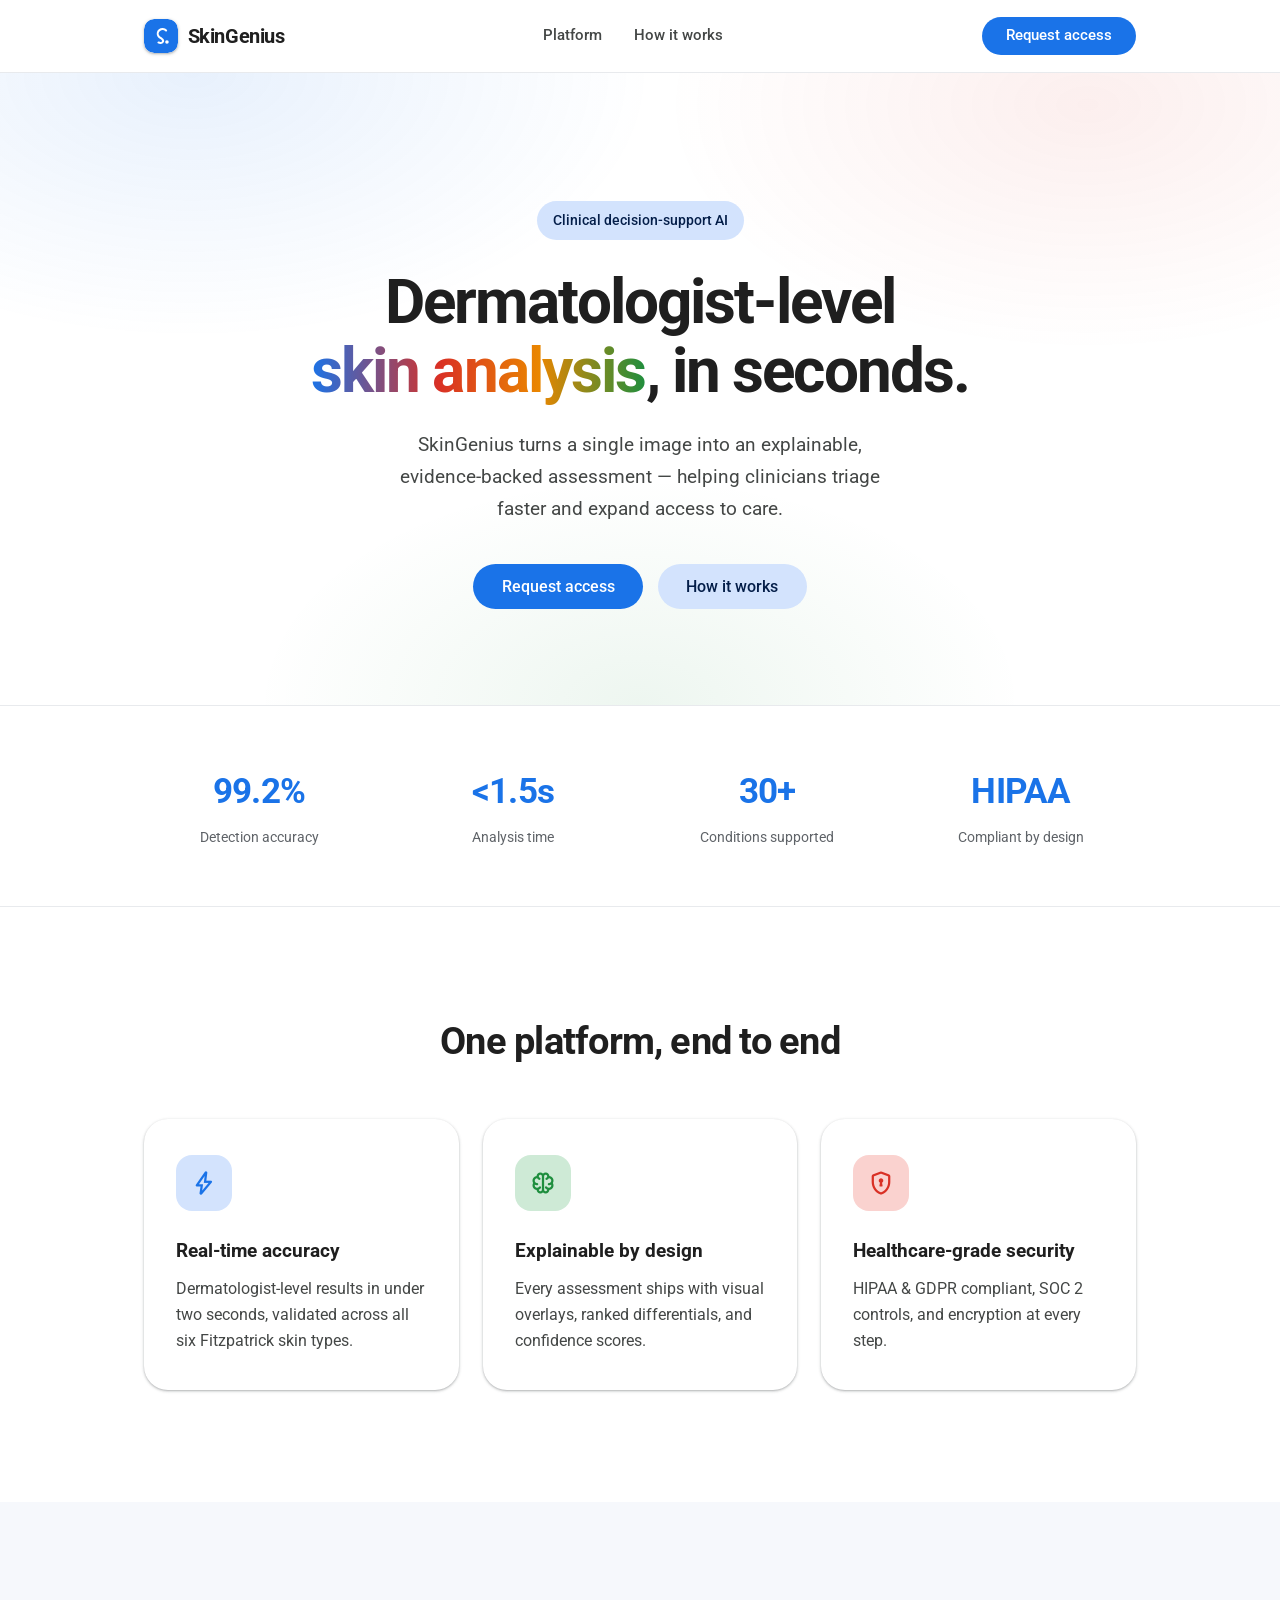
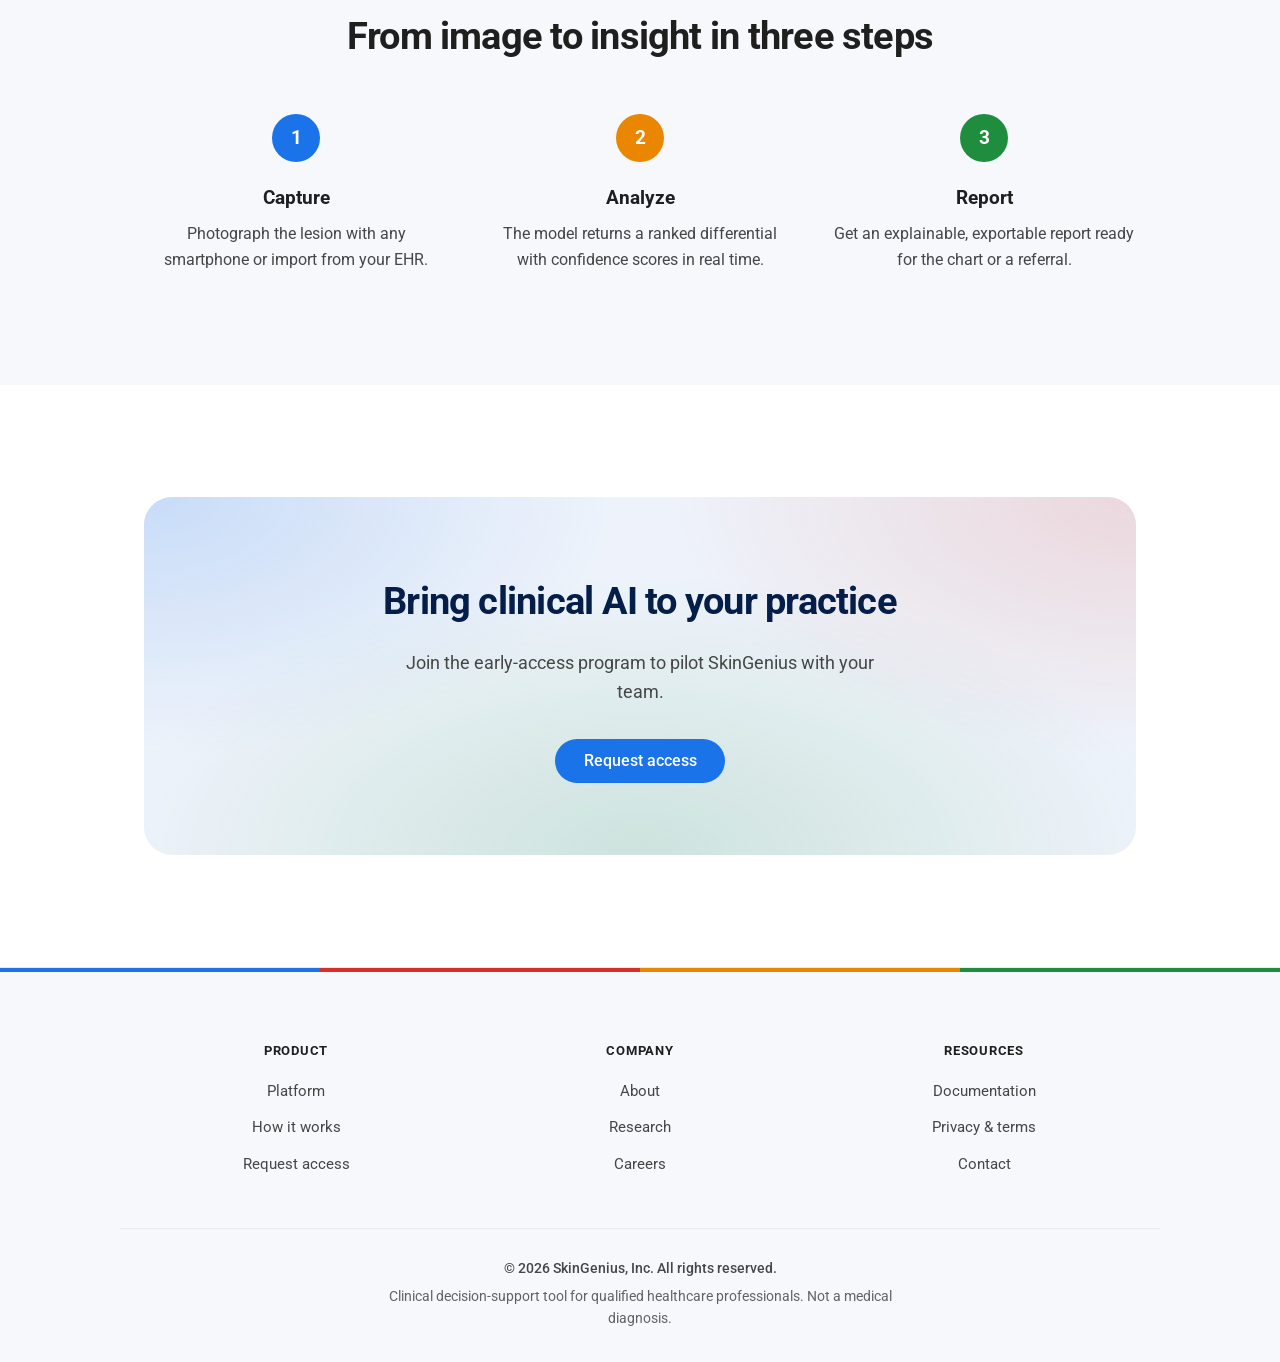
<file: index.html>
<!DOCTYPE html>
<html lang="en">
<head>
  <meta charset="UTF-8" />
  <meta name="viewport" content="width=device-width, initial-scale=1.0" />
  <title>SkinGenius — Clinical AI for Dermatologist-Level Skin Analysis</title>
  <meta
    name="description"
    content="SkinGenius is clinical decision-support AI that analyzes skin conditions in seconds with dermatologist-level accuracy — explainable, evidence-backed, and HIPAA compliant."
  />
  <meta name="keywords" content="skin analysis AI, dermatology AI, clinical decision support, skin condition detection, dermatologist-level accuracy, teledermatology, HIPAA compliant AI" />
  <meta name="author" content="SkinGenius, Inc." />
  <meta name="robots" content="index, follow, max-image-preview:large" />
  <link rel="canonical" href="https://skingenius.app/" />
  <meta name="theme-color" content="#1a73e8" />

  <!-- Open Graph -->
  <meta property="og:type" content="website" />
  <meta property="og:site_name" content="SkinGenius" />
  <meta property="og:locale" content="en_US" />
  <meta property="og:title" content="SkinGenius — Clinical AI for Dermatologist-Level Skin Analysis" />
  <meta property="og:description" content="Clinical decision-support AI that analyzes skin conditions in seconds — explainable, evidence-backed, and HIPAA compliant." />
  <meta property="og:url" content="https://skingenius.app/" />
  <meta property="og:image" content="https://skingenius.app/og-image.png" />
  <meta property="og:image:width" content="1200" />
  <meta property="og:image:height" content="630" />
  <meta property="og:image:alt" content="SkinGenius — dermatologist-level skin analysis in seconds" />

  <!-- Twitter -->
  <meta name="twitter:card" content="summary_large_image" />
  <meta name="twitter:title" content="SkinGenius — Clinical AI for Dermatologist-Level Skin Analysis" />
  <meta name="twitter:description" content="Clinical decision-support AI that analyzes skin conditions in seconds — explainable, evidence-backed, and HIPAA compliant." />
  <meta name="twitter:image" content="https://skingenius.app/og-image.png" />
  <meta name="twitter:image:alt" content="SkinGenius — dermatologist-level skin analysis in seconds" />

  <!-- Favicon & PWA -->
  <link rel="icon" href="/favicon.svg" type="image/svg+xml" />
  <link rel="manifest" href="/manifest.webmanifest" />
  <link rel="apple-touch-icon" href="/apple-touch-icon.png" />
  <meta name="apple-mobile-web-app-capable" content="yes" />
  <meta name="apple-mobile-web-app-status-bar-style" content="default" />
  <meta name="apple-mobile-web-app-title" content="SkinGenius" />
  <meta name="mobile-web-app-capable" content="yes" />

  <link rel="preconnect" href="https://fonts.googleapis.com" />
  <link rel="preconnect" href="https://fonts.gstatic.com" crossorigin />
  <link
    href="https://fonts.googleapis.com/css2?family=Roboto:wght@400;500;700&display=swap"
    rel="stylesheet"
  />
  <link
    href="https://fonts.googleapis.com/css2?family=Material+Symbols+Rounded:opsz,wght,FILL,GRAD@24,400,0,0&icon_names=bolt,encrypted,neurology&display=block"
    rel="stylesheet"
  />

  <link rel="stylesheet" href="style.css" />

  <!-- Structured data -->
  <script type="application/ld+json">
  {
    "@context": "https://schema.org",
    "@graph": [
      {
        "@type": "Organization",
        "@id": "https://skingenius.app/#organization",
        "name": "SkinGenius",
        "legalName": "SkinGenius, Inc.",
        "url": "https://skingenius.app/",
        "logo": "https://skingenius.app/icon-512.png",
        "image": "https://skingenius.app/og-image.png",
        "description": "Clinical decision-support AI that analyzes skin conditions in seconds with dermatologist-level accuracy.",
        "email": "contact@skingenius.app",
        "sameAs": []
      },
      {
        "@type": "WebSite",
        "@id": "https://skingenius.app/#website",
        "url": "https://skingenius.app/",
        "name": "SkinGenius",
        "description": "Clinical AI for dermatologist-level skin analysis.",
        "publisher": { "@id": "https://skingenius.app/#organization" },
        "inLanguage": "en-US"
      },
      {
        "@type": "SoftwareApplication",
        "name": "SkinGenius",
        "applicationCategory": "HealthApplication",
        "operatingSystem": "Web, iOS, Android",
        "url": "https://skingenius.app/",
        "image": "https://skingenius.app/og-image.png",
        "description": "Clinical decision-support AI that turns a single image into an explainable, evidence-backed skin assessment in under two seconds. HIPAA and GDPR compliant, validated across all six Fitzpatrick skin types.",
        "publisher": { "@id": "https://skingenius.app/#organization" },
        "offers": {
          "@type": "Offer",
          "price": "0",
          "priceCurrency": "USD",
          "description": "Early-access pilot program for clinical teams."
        }
      }
    ]
  }
  </script>
</head>
<body>
  <!-- ===== HEADER ===== -->
  <header class="header" id="top">
    <div class="container header-inner">
      <a class="logo" href="#top" aria-label="SkinGenius home">
        <svg class="logo-mark" viewBox="0 0 40 40" aria-hidden="true">
          <rect width="40" height="40" rx="12" fill="#1a73e8" />
          <path d="M26 13.5c-2-2-5.5-2.2-7.8-.4-2.3 1.8-2.7 5-1 7.3.9 1.2 2.3 1.9 3.6 2.8 1.3.9 2.2 2.4 1.2 3.9-1 1.5-3.4 1.6-5 .5"
            fill="none" stroke="#fff" stroke-width="2.4" stroke-linecap="round" />
          <circle cx="27" cy="27" r="2.1" fill="#fff" />
        </svg>
        <span class="logo-text">SkinGenius</span>
      </a>

      <nav class="nav" aria-label="Primary">
        <a href="#features">Platform</a>
        <a href="#how">How it works</a>
      </nav>

      <a class="btn btn-filled" href="#access">Request access</a>
    </div>
  </header>

  <main>
    <!-- ===== HERO ===== -->
    <section class="hero">
      <div class="container">
        <span class="chip">Clinical decision-support AI</span>
        <h1 class="hero-title">
          Dermatologist-level<br /><span class="grad-word">skin analysis</span>, in seconds.
        </h1>
        <p class="hero-sub">
          SkinGenius turns a single image into an explainable, evidence-backed
          assessment — helping clinicians triage faster and expand access to care.
        </p>
        <div class="hero-actions">
          <a class="btn btn-filled btn-lg" href="#access">Request access</a>
          <a class="btn btn-tonal btn-lg" href="#how">How it works</a>
        </div>
      </div>
    </section>

    <!-- ===== STATS ===== -->
    <section class="stats-band">
      <div class="container stats">
        <div class="stat"><dt class="c-blue">99.2%</dt><dd>Detection accuracy</dd></div>
        <div class="stat"><dt class="c-red">&lt;1.5s</dt><dd>Analysis time</dd></div>
        <div class="stat"><dt class="c-yellow">30+</dt><dd>Conditions supported</dd></div>
        <div class="stat"><dt class="c-green">HIPAA</dt><dd>Compliant by design</dd></div>
      </div>
    </section>

    <!-- ===== FEATURES ===== -->
    <section class="features" id="features">
      <div class="container">
        <h2 class="section-title">One platform, end to end</h2>
        <div class="feature-grid">
          <article class="card feature">
            <span class="feature-icon tone-blue"><span class="material-symbols-rounded" aria-hidden="true">bolt</span></span>
            <h3>Real-time accuracy</h3>
            <p>Dermatologist-level results in under two seconds, validated across all six Fitzpatrick skin types.</p>
          </article>
          <article class="card feature">
            <span class="feature-icon tone-green"><span class="material-symbols-rounded" aria-hidden="true">neurology</span></span>
            <h3>Explainable by design</h3>
            <p>Every assessment ships with visual overlays, ranked differentials, and confidence scores.</p>
          </article>
          <article class="card feature">
            <span class="feature-icon tone-red"><span class="material-symbols-rounded" aria-hidden="true">encrypted</span></span>
            <h3>Healthcare-grade security</h3>
            <p>HIPAA &amp; GDPR compliant, SOC 2 controls, and encryption at every step.</p>
          </article>
        </div>
      </div>
    </section>

    <!-- ===== HOW IT WORKS ===== -->
    <section class="how" id="how">
      <div class="container">
        <h2 class="section-title">From image to insight in three steps</h2>
        <ol class="steps">
          <li class="step"><span class="step-num bg-blue">1</span><h3>Capture</h3><p>Photograph the lesion with any smartphone or import from your EHR.</p></li>
          <li class="step"><span class="step-num bg-yellow">2</span><h3>Analyze</h3><p>The model returns a ranked differential with confidence scores in real time.</p></li>
          <li class="step"><span class="step-num bg-green">3</span><h3>Report</h3><p>Get an explainable, exportable report ready for the chart or a referral.</p></li>
        </ol>
      </div>
    </section>

    <!-- ===== CTA ===== -->
    <section class="cta" id="access">
      <div class="container">
        <div class="cta-inner">
          <h2 class="cta-title">Bring clinical AI to your practice</h2>
          <p class="cta-text">Join the early-access program to pilot SkinGenius with your team.</p>
          <a class="btn btn-filled btn-lg" href="mailto:contact@skingenius.app">Request access</a>
        </div>
      </div>
    </section>
  </main>

  <!-- ===== FOOTER ===== -->
  <footer class="footer" id="footer">
    <!-- Google four-color accent -->
    <div class="footer-accent" aria-hidden="true"></div>

    <div class="container footer-grid">
      <div class="footer-col">
        <h4>Product</h4>
        <a href="#features">Platform</a>
        <a href="#how">How it works</a>
        <a href="#access">Request access</a>
      </div>

      <div class="footer-col">
        <h4>Company</h4>
        <a href="/about.html">About</a>
        <a href="/research.html">Research</a>
        <a href="/careers.html">Careers</a>
      </div>

      <div class="footer-col">
        <h4>Resources</h4>
        <a href="/docs.html">Documentation</a>
        <a href="/privacy.html">Privacy &amp; terms</a>
        <a href="mailto:contact@skingenius.app">Contact</a>
      </div>
    </div>

    <div class="container footer-bottom">
      <div class="footer-bottom-text">
        <p class="footer-copy">© 2026 SkinGenius, Inc. All rights reserved.</p>
        <p class="footer-disclaimer">
          Clinical decision-support tool for qualified healthcare professionals. Not a medical diagnosis.
        </p>
      </div>
    </div>
  </footer>
  <script>if("serviceWorker" in navigator){window.addEventListener("load",function(){navigator.serviceWorker.register("/sw.js");});}</script>
</body>
</html>
</file>
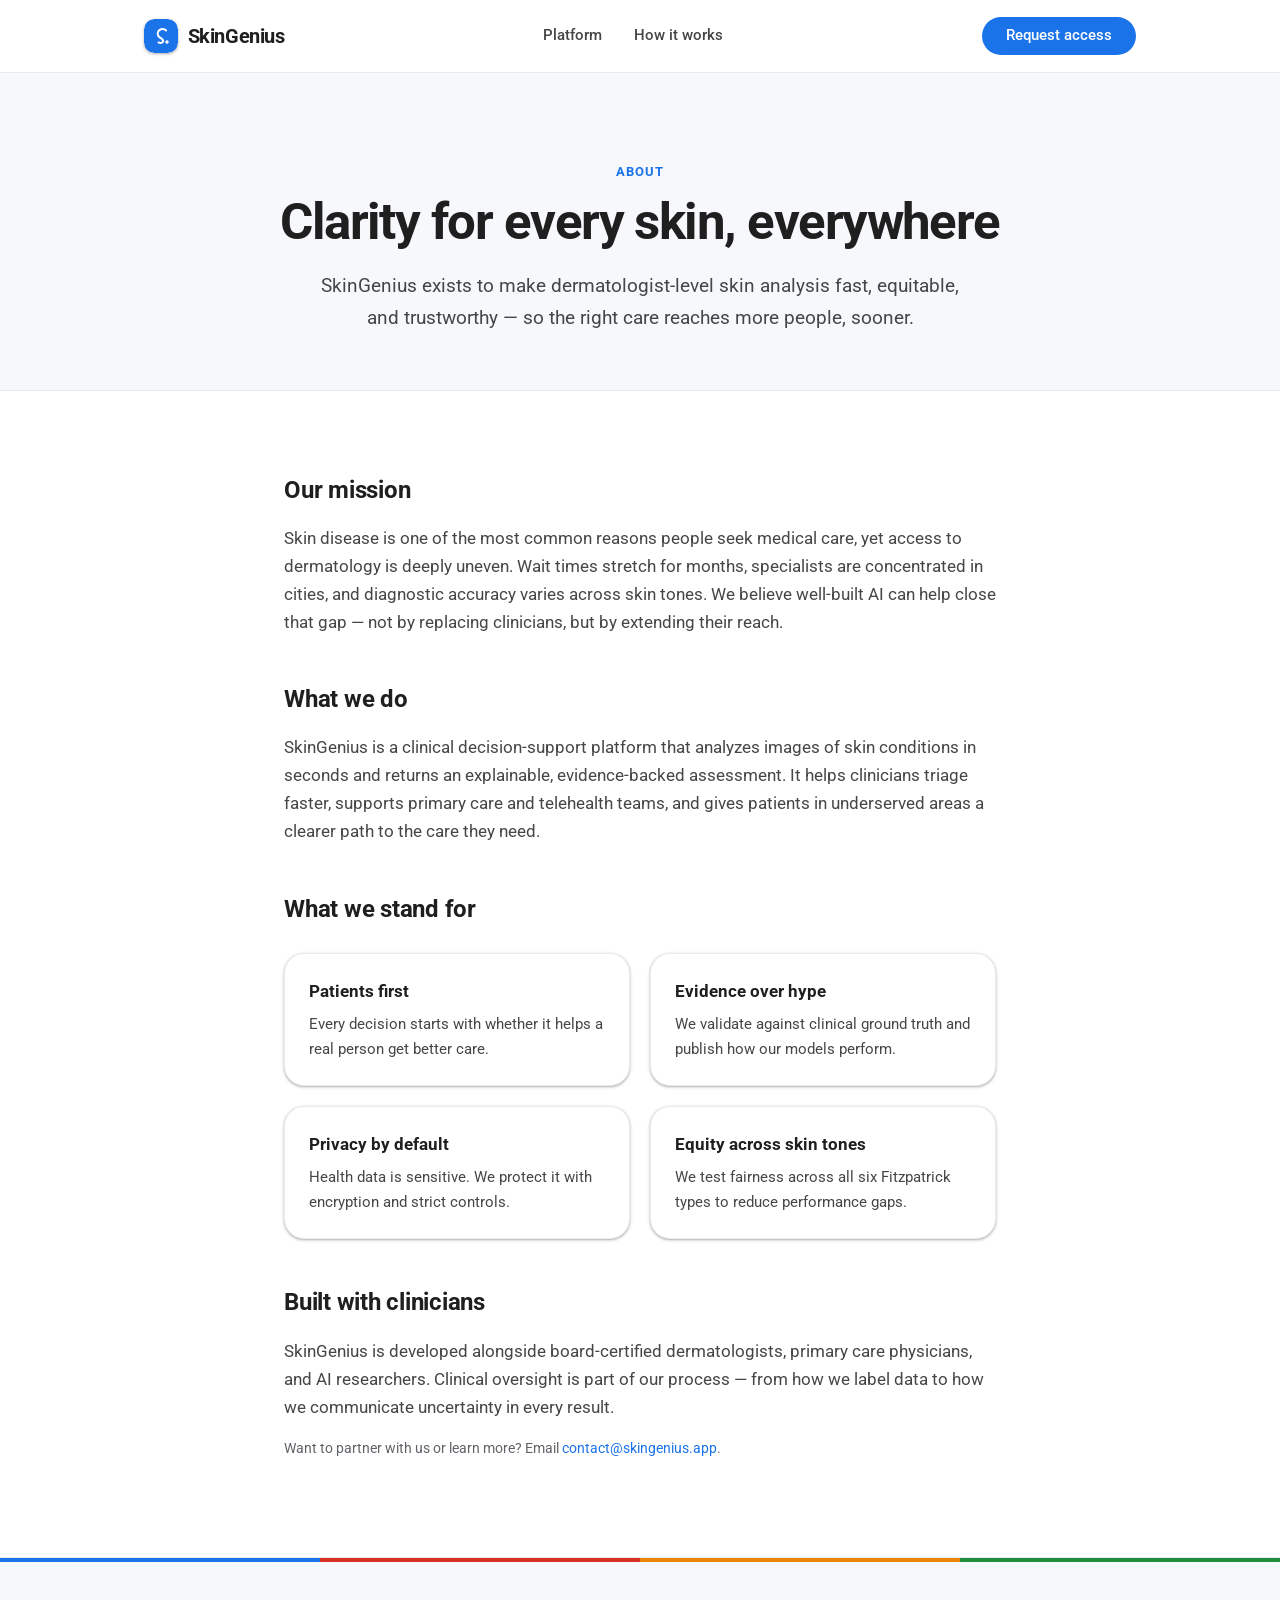
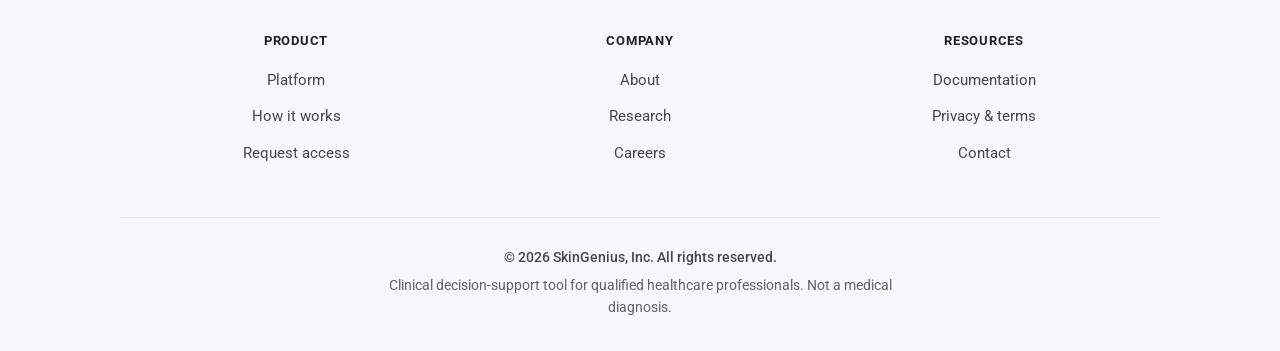
<file: about.html>
<!DOCTYPE html>
<html lang="en">
<head>
  <meta charset="UTF-8" />
  <meta name="viewport" content="width=device-width, initial-scale=1.0" />
  <title>About SkinGenius — Our Mission for Equitable Dermatology AI</title>
  <meta name="description" content="About SkinGenius — our mission to make dermatologist-level skin analysis accessible, equitable, and trustworthy through clinical AI, built with board-certified clinicians." />
  <meta name="author" content="SkinGenius, Inc." />
  <meta name="robots" content="index, follow, max-image-preview:large" />
  <link rel="canonical" href="https://skingenius.app/about.html" />
  <meta name="theme-color" content="#1a73e8" />

  <!-- Open Graph -->
  <meta property="og:type" content="website" />
  <meta property="og:site_name" content="SkinGenius" />
  <meta property="og:locale" content="en_US" />
  <meta property="og:title" content="About SkinGenius — Our Mission for Equitable Dermatology AI" />
  <meta property="og:description" content="Making dermatologist-level skin analysis fast, equitable, and trustworthy — built with board-certified clinicians." />
  <meta property="og:url" content="https://skingenius.app/about.html" />
  <meta property="og:image" content="https://skingenius.app/og-image.png" />
  <meta property="og:image:width" content="1200" />
  <meta property="og:image:height" content="630" />
  <meta property="og:image:alt" content="SkinGenius — clinical AI for skin analysis" />

  <!-- Twitter -->
  <meta name="twitter:card" content="summary_large_image" />
  <meta name="twitter:title" content="About SkinGenius — Our Mission for Equitable Dermatology AI" />
  <meta name="twitter:description" content="Making dermatologist-level skin analysis fast, equitable, and trustworthy — built with board-certified clinicians." />
  <meta name="twitter:image" content="https://skingenius.app/og-image.png" />

  <!-- Favicon & PWA -->
  <link rel="icon" href="/favicon.svg" type="image/svg+xml" />
  <link rel="manifest" href="/manifest.webmanifest" />
  <link rel="apple-touch-icon" href="/apple-touch-icon.png" />
  <meta name="apple-mobile-web-app-capable" content="yes" />
  <meta name="apple-mobile-web-app-status-bar-style" content="default" />
  <meta name="apple-mobile-web-app-title" content="SkinGenius" />
  <meta name="mobile-web-app-capable" content="yes" />
  <link rel="preconnect" href="https://fonts.googleapis.com" />
  <link rel="preconnect" href="https://fonts.gstatic.com" crossorigin />
  <link href="https://fonts.googleapis.com/css2?family=Roboto:wght@400;500;700&display=swap" rel="stylesheet" />
  <link rel="stylesheet" href="style.css" />

  <!-- Structured data -->
  <script type="application/ld+json">
  {
    "@context": "https://schema.org",
    "@graph": [
      {
        "@type": "AboutPage",
        "url": "https://skingenius.app/about.html",
        "name": "About SkinGenius",
        "description": "Our mission to make dermatologist-level skin analysis accessible, equitable, and trustworthy through clinical AI.",
        "inLanguage": "en-US",
        "isPartOf": { "@id": "https://skingenius.app/#website" },
        "publisher": { "@id": "https://skingenius.app/#organization" }
      },
      {
        "@type": "BreadcrumbList",
        "itemListElement": [
          { "@type": "ListItem", "position": 1, "name": "Home", "item": "https://skingenius.app/" },
          { "@type": "ListItem", "position": 2, "name": "About", "item": "https://skingenius.app/about.html" }
        ]
      }
    ]
  }
  </script>
</head>
<body>
  <header class="header">
    <div class="container header-inner">
      <a class="logo" href="/" aria-label="SkinGenius home">
        <svg class="logo-mark" viewBox="0 0 40 40" aria-hidden="true">
          <rect width="40" height="40" rx="12" fill="#1a73e8" />
          <path d="M26 13.5c-2-2-5.5-2.2-7.8-.4-2.3 1.8-2.7 5-1 7.3.9 1.2 2.3 1.9 3.6 2.8 1.3.9 2.2 2.4 1.2 3.9-1 1.5-3.4 1.6-5 .5" fill="none" stroke="#fff" stroke-width="2.4" stroke-linecap="round" />
          <circle cx="27" cy="27" r="2.1" fill="#fff" />
        </svg>
        <span class="logo-text">SkinGenius</span>
      </a>
      <nav class="nav" aria-label="Primary">
        <a href="/#features">Platform</a>
        <a href="/#how">How it works</a>
      </nav>
      <a class="btn btn-filled" href="/#access">Request access</a>
    </div>
  </header>

  <main>
    <section class="page-hero">
      <div class="container">
        <p class="page-eyebrow">About</p>
        <h1 class="page-title">Clarity for every skin, everywhere</h1>
        <p class="page-lead">
          SkinGenius exists to make dermatologist-level skin analysis fast,
          equitable, and trustworthy — so the right care reaches more people, sooner.
        </p>
      </div>
    </section>

    <section class="page-body">
      <div class="container prose">
        <h2>Our mission</h2>
        <p>
          Skin disease is one of the most common reasons people seek medical care,
          yet access to dermatology is deeply uneven. Wait times stretch for months,
          specialists are concentrated in cities, and diagnostic accuracy varies
          across skin tones. We believe well-built AI can help close that gap —
          not by replacing clinicians, but by extending their reach.
        </p>

        <h2>What we do</h2>
        <p>
          SkinGenius is a clinical decision-support platform that analyzes images of
          skin conditions in seconds and returns an explainable, evidence-backed
          assessment. It helps clinicians triage faster, supports primary care and
          telehealth teams, and gives patients in underserved areas a clearer path
          to the care they need.
        </p>

        <h2>What we stand for</h2>
        <div class="tile-grid">
          <div class="tile"><h3>Patients first</h3><p>Every decision starts with whether it helps a real person get better care.</p></div>
          <div class="tile"><h3>Evidence over hype</h3><p>We validate against clinical ground truth and publish how our models perform.</p></div>
          <div class="tile"><h3>Privacy by default</h3><p>Health data is sensitive. We protect it with encryption and strict controls.</p></div>
          <div class="tile"><h3>Equity across skin tones</h3><p>We test fairness across all six Fitzpatrick types to reduce performance gaps.</p></div>
        </div>

        <h2>Built with clinicians</h2>
        <p>
          SkinGenius is developed alongside board-certified dermatologists,
          primary care physicians, and AI researchers. Clinical oversight is part
          of our process — from how we label data to how we communicate
          uncertainty in every result.
        </p>

        <p class="muted-note">
          Want to partner with us or learn more? Email
          <a href="mailto:contact@skingenius.app">contact@skingenius.app</a>.
        </p>
      </div>
    </section>
  </main>

  <footer class="footer">
    <div class="footer-accent" aria-hidden="true"></div>
    <div class="container footer-grid">
      <div class="footer-col">
        <h4>Product</h4>
        <a href="/#features">Platform</a>
        <a href="/#how">How it works</a>
        <a href="/#access">Request access</a>
      </div>
      <div class="footer-col">
        <h4>Company</h4>
        <a href="/about.html">About</a>
        <a href="/research.html">Research</a>
        <a href="/careers.html">Careers</a>
      </div>
      <div class="footer-col">
        <h4>Resources</h4>
        <a href="/docs.html">Documentation</a>
        <a href="/privacy.html">Privacy &amp; terms</a>
        <a href="mailto:contact@skingenius.app">Contact</a>
      </div>
    </div>
    <div class="container footer-bottom">
      <div class="footer-bottom-text">
        <p class="footer-copy">© 2026 SkinGenius, Inc. All rights reserved.</p>
        <p class="footer-disclaimer">Clinical decision-support tool for qualified healthcare professionals. Not a medical diagnosis.</p>
      </div>
    </div>
  </footer>
  <script>if("serviceWorker" in navigator){window.addEventListener("load",function(){navigator.serviceWorker.register("/sw.js");});}</script>
</body>
</html>
</file>
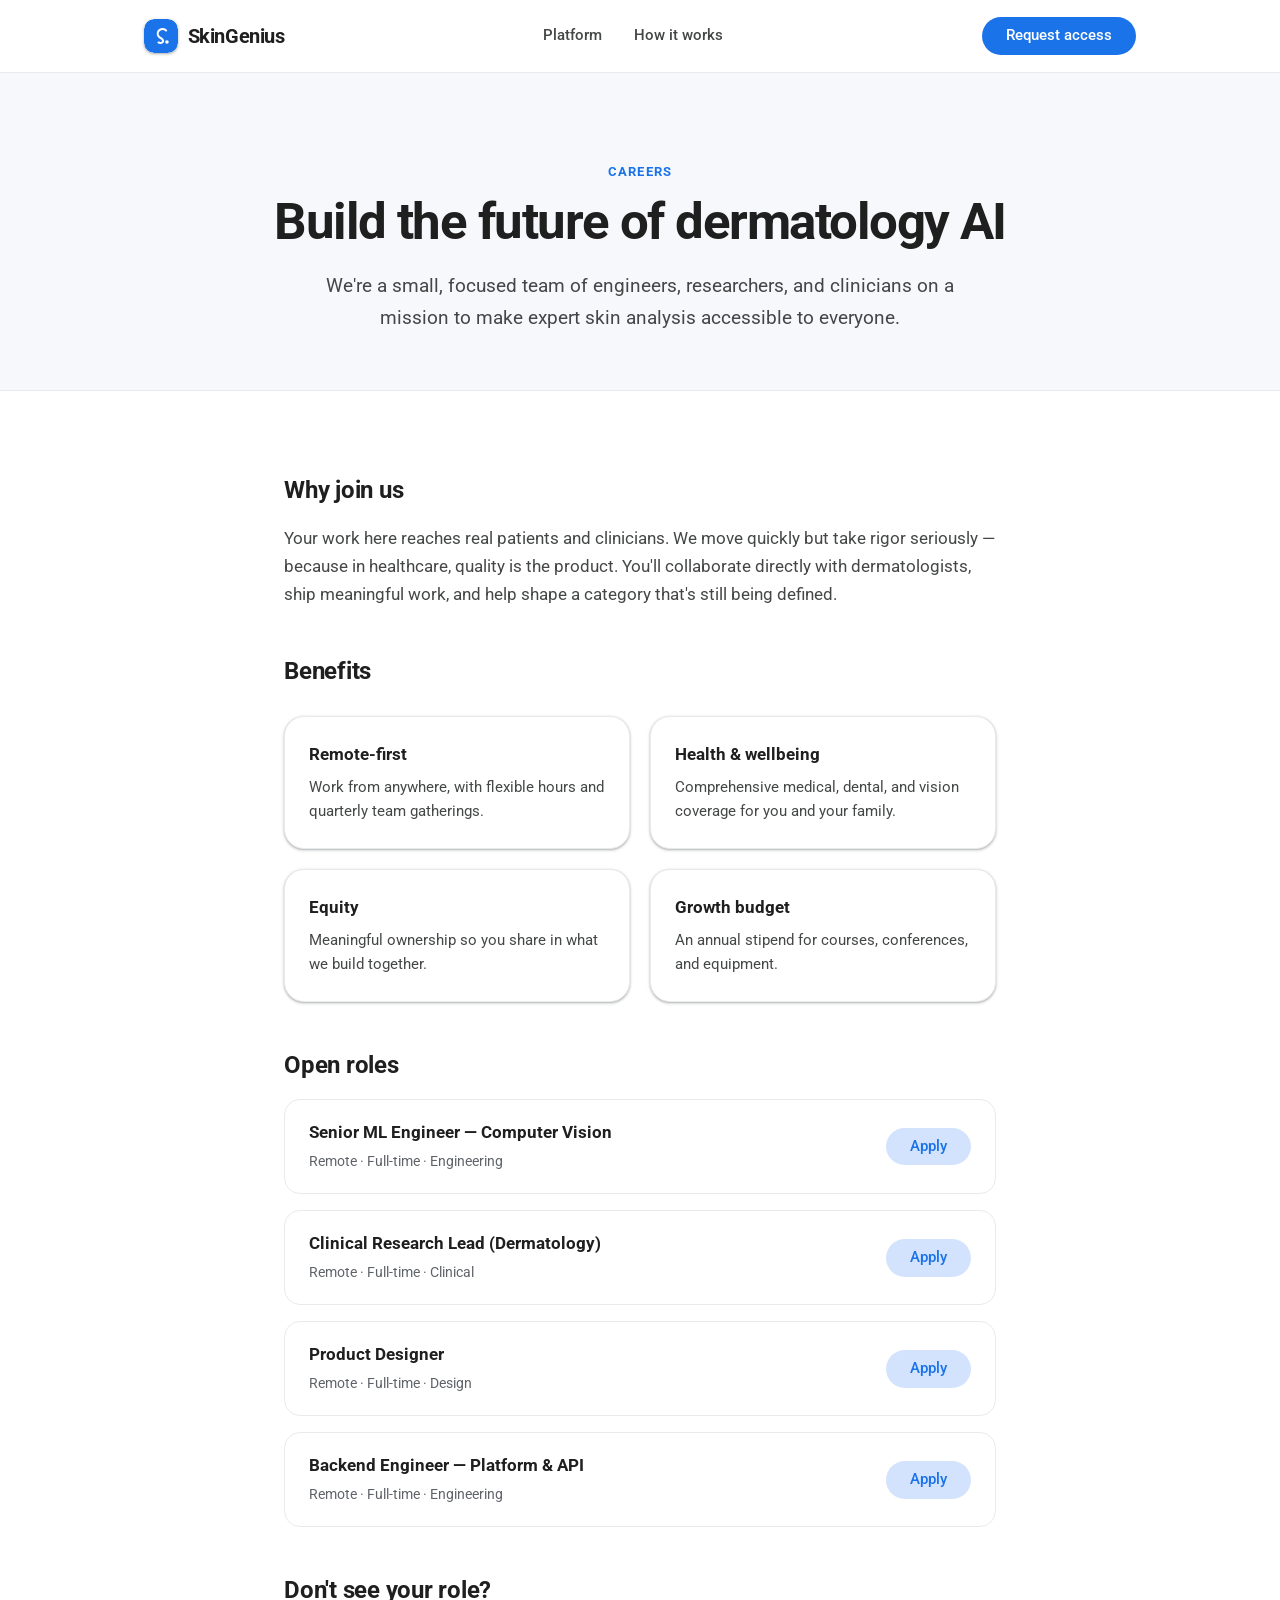
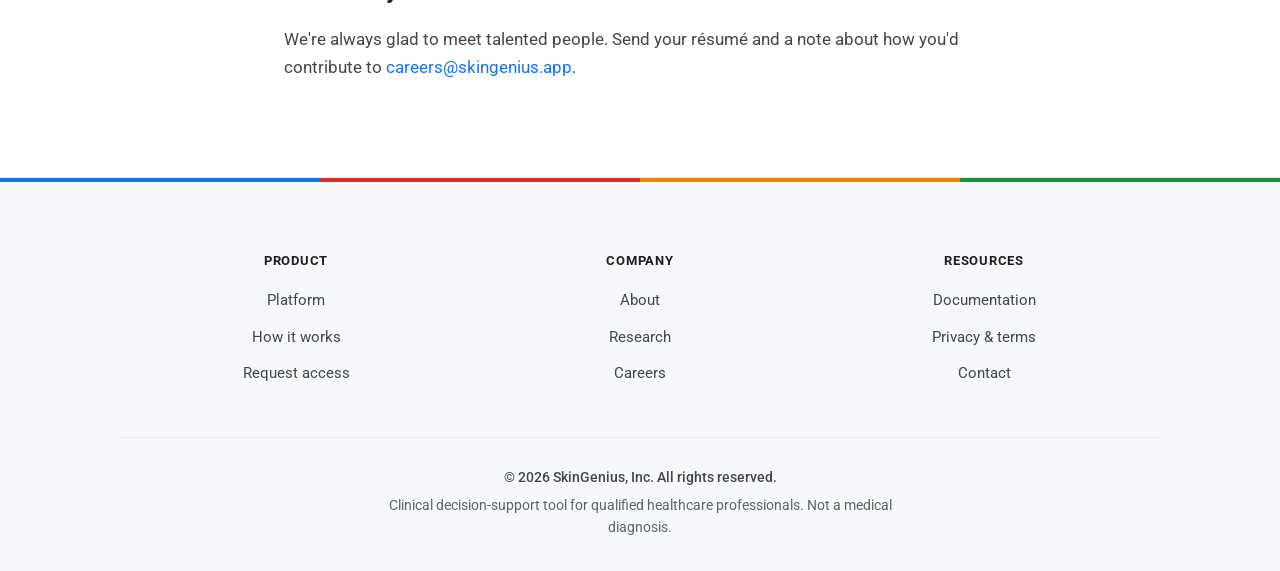
<file: careers.html>
<!DOCTYPE html>
<html lang="en">
<head>
  <meta charset="UTF-8" />
  <meta name="viewport" content="width=device-width, initial-scale=1.0" />
  <title>Careers — Build Dermatology AI at SkinGenius</title>
  <meta name="description" content="Careers at SkinGenius — help build clinical AI that expands access to dermatology. See open roles across engineering, research, and clinical, and how to apply." />
  <meta name="author" content="SkinGenius, Inc." />
  <meta name="robots" content="index, follow, max-image-preview:large" />
  <link rel="canonical" href="https://skingenius.app/careers.html" />
  <meta name="theme-color" content="#1a73e8" />

  <!-- Open Graph -->
  <meta property="og:type" content="website" />
  <meta property="og:site_name" content="SkinGenius" />
  <meta property="og:locale" content="en_US" />
  <meta property="og:title" content="Careers — Build Dermatology AI at SkinGenius" />
  <meta property="og:description" content="Help build clinical AI that expands access to dermatology. See open roles and how to apply." />
  <meta property="og:url" content="https://skingenius.app/careers.html" />
  <meta property="og:image" content="https://skingenius.app/og-image.png" />
  <meta property="og:image:width" content="1200" />
  <meta property="og:image:height" content="630" />
  <meta property="og:image:alt" content="SkinGenius — clinical AI for skin analysis" />

  <!-- Twitter -->
  <meta name="twitter:card" content="summary_large_image" />
  <meta name="twitter:title" content="Careers — Build Dermatology AI at SkinGenius" />
  <meta name="twitter:description" content="Help build clinical AI that expands access to dermatology. See open roles and how to apply." />
  <meta name="twitter:image" content="https://skingenius.app/og-image.png" />

  <!-- Favicon & PWA -->
  <link rel="icon" href="/favicon.svg" type="image/svg+xml" />
  <link rel="manifest" href="/manifest.webmanifest" />
  <link rel="apple-touch-icon" href="/apple-touch-icon.png" />
  <meta name="apple-mobile-web-app-capable" content="yes" />
  <meta name="apple-mobile-web-app-status-bar-style" content="default" />
  <meta name="apple-mobile-web-app-title" content="SkinGenius" />
  <meta name="mobile-web-app-capable" content="yes" />
  <link rel="preconnect" href="https://fonts.googleapis.com" />
  <link rel="preconnect" href="https://fonts.gstatic.com" crossorigin />
  <link href="https://fonts.googleapis.com/css2?family=Roboto:wght@400;500;700&display=swap" rel="stylesheet" />
  <link rel="stylesheet" href="style.css" />

  <!-- Structured data -->
  <script type="application/ld+json">
  {
    "@context": "https://schema.org",
    "@graph": [
      {
        "@type": "WebPage",
        "url": "https://skingenius.app/careers.html",
        "name": "Careers at SkinGenius",
        "description": "Open roles and how to apply to help build clinical AI that expands access to dermatology.",
        "inLanguage": "en-US",
        "isPartOf": { "@id": "https://skingenius.app/#website" },
        "publisher": { "@id": "https://skingenius.app/#organization" }
      },
      {
        "@type": "BreadcrumbList",
        "itemListElement": [
          { "@type": "ListItem", "position": 1, "name": "Home", "item": "https://skingenius.app/" },
          { "@type": "ListItem", "position": 2, "name": "Careers", "item": "https://skingenius.app/careers.html" }
        ]
      }
    ]
  }
  </script>
</head>
<body>
  <header class="header">
    <div class="container header-inner">
      <a class="logo" href="/" aria-label="SkinGenius home">
        <svg class="logo-mark" viewBox="0 0 40 40" aria-hidden="true">
          <rect width="40" height="40" rx="12" fill="#1a73e8" />
          <path d="M26 13.5c-2-2-5.5-2.2-7.8-.4-2.3 1.8-2.7 5-1 7.3.9 1.2 2.3 1.9 3.6 2.8 1.3.9 2.2 2.4 1.2 3.9-1 1.5-3.4 1.6-5 .5" fill="none" stroke="#fff" stroke-width="2.4" stroke-linecap="round" />
          <circle cx="27" cy="27" r="2.1" fill="#fff" />
        </svg>
        <span class="logo-text">SkinGenius</span>
      </a>
      <nav class="nav" aria-label="Primary">
        <a href="/#features">Platform</a>
        <a href="/#how">How it works</a>
      </nav>
      <a class="btn btn-filled" href="/#access">Request access</a>
    </div>
  </header>

  <main>
    <section class="page-hero">
      <div class="container">
        <p class="page-eyebrow">Careers</p>
        <h1 class="page-title">Build the future of dermatology AI</h1>
        <p class="page-lead">
          We're a small, focused team of engineers, researchers, and clinicians on
          a mission to make expert skin analysis accessible to everyone.
        </p>
      </div>
    </section>

    <section class="page-body">
      <div class="container prose">
        <h2>Why join us</h2>
        <p>
          Your work here reaches real patients and clinicians. We move quickly but
          take rigor seriously — because in healthcare, quality is the product. You'll
          collaborate directly with dermatologists, ship meaningful work, and help
          shape a category that's still being defined.
        </p>

        <h2>Benefits</h2>
        <div class="tile-grid">
          <div class="tile"><h3>Remote-first</h3><p>Work from anywhere, with flexible hours and quarterly team gatherings.</p></div>
          <div class="tile"><h3>Health &amp; wellbeing</h3><p>Comprehensive medical, dental, and vision coverage for you and your family.</p></div>
          <div class="tile"><h3>Equity</h3><p>Meaningful ownership so you share in what we build together.</p></div>
          <div class="tile"><h3>Growth budget</h3><p>An annual stipend for courses, conferences, and equipment.</p></div>
        </div>

        <h2>Open roles</h2>
        <div class="role">
          <div class="role-info"><h3>Senior ML Engineer — Computer Vision</h3><p>Remote · Full-time · Engineering</p></div>
          <a class="btn btn-tonal" href="mailto:careers@skingenius.app?subject=Senior%20ML%20Engineer">Apply</a>
        </div>
        <div class="role">
          <div class="role-info"><h3>Clinical Research Lead (Dermatology)</h3><p>Remote · Full-time · Clinical</p></div>
          <a class="btn btn-tonal" href="mailto:careers@skingenius.app?subject=Clinical%20Research%20Lead">Apply</a>
        </div>
        <div class="role">
          <div class="role-info"><h3>Product Designer</h3><p>Remote · Full-time · Design</p></div>
          <a class="btn btn-tonal" href="mailto:careers@skingenius.app?subject=Product%20Designer">Apply</a>
        </div>
        <div class="role">
          <div class="role-info"><h3>Backend Engineer — Platform &amp; API</h3><p>Remote · Full-time · Engineering</p></div>
          <a class="btn btn-tonal" href="mailto:careers@skingenius.app?subject=Backend%20Engineer">Apply</a>
        </div>

        <h2>Don't see your role?</h2>
        <p>
          We're always glad to meet talented people. Send your résumé and a note
          about how you'd contribute to
          <a href="mailto:careers@skingenius.app">careers@skingenius.app</a>.
        </p>
      </div>
    </section>
  </main>

  <footer class="footer">
    <div class="footer-accent" aria-hidden="true"></div>
    <div class="container footer-grid">
      <div class="footer-col">
        <h4>Product</h4>
        <a href="/#features">Platform</a>
        <a href="/#how">How it works</a>
        <a href="/#access">Request access</a>
      </div>
      <div class="footer-col">
        <h4>Company</h4>
        <a href="/about.html">About</a>
        <a href="/research.html">Research</a>
        <a href="/careers.html">Careers</a>
      </div>
      <div class="footer-col">
        <h4>Resources</h4>
        <a href="/docs.html">Documentation</a>
        <a href="/privacy.html">Privacy &amp; terms</a>
        <a href="mailto:contact@skingenius.app">Contact</a>
      </div>
    </div>
    <div class="container footer-bottom">
      <div class="footer-bottom-text">
        <p class="footer-copy">© 2026 SkinGenius, Inc. All rights reserved.</p>
        <p class="footer-disclaimer">Clinical decision-support tool for qualified healthcare professionals. Not a medical diagnosis.</p>
      </div>
    </div>
  </footer>
  <script>if("serviceWorker" in navigator){window.addEventListener("load",function(){navigator.serviceWorker.register("/sw.js");});}</script>
</body>
</html>
</file>
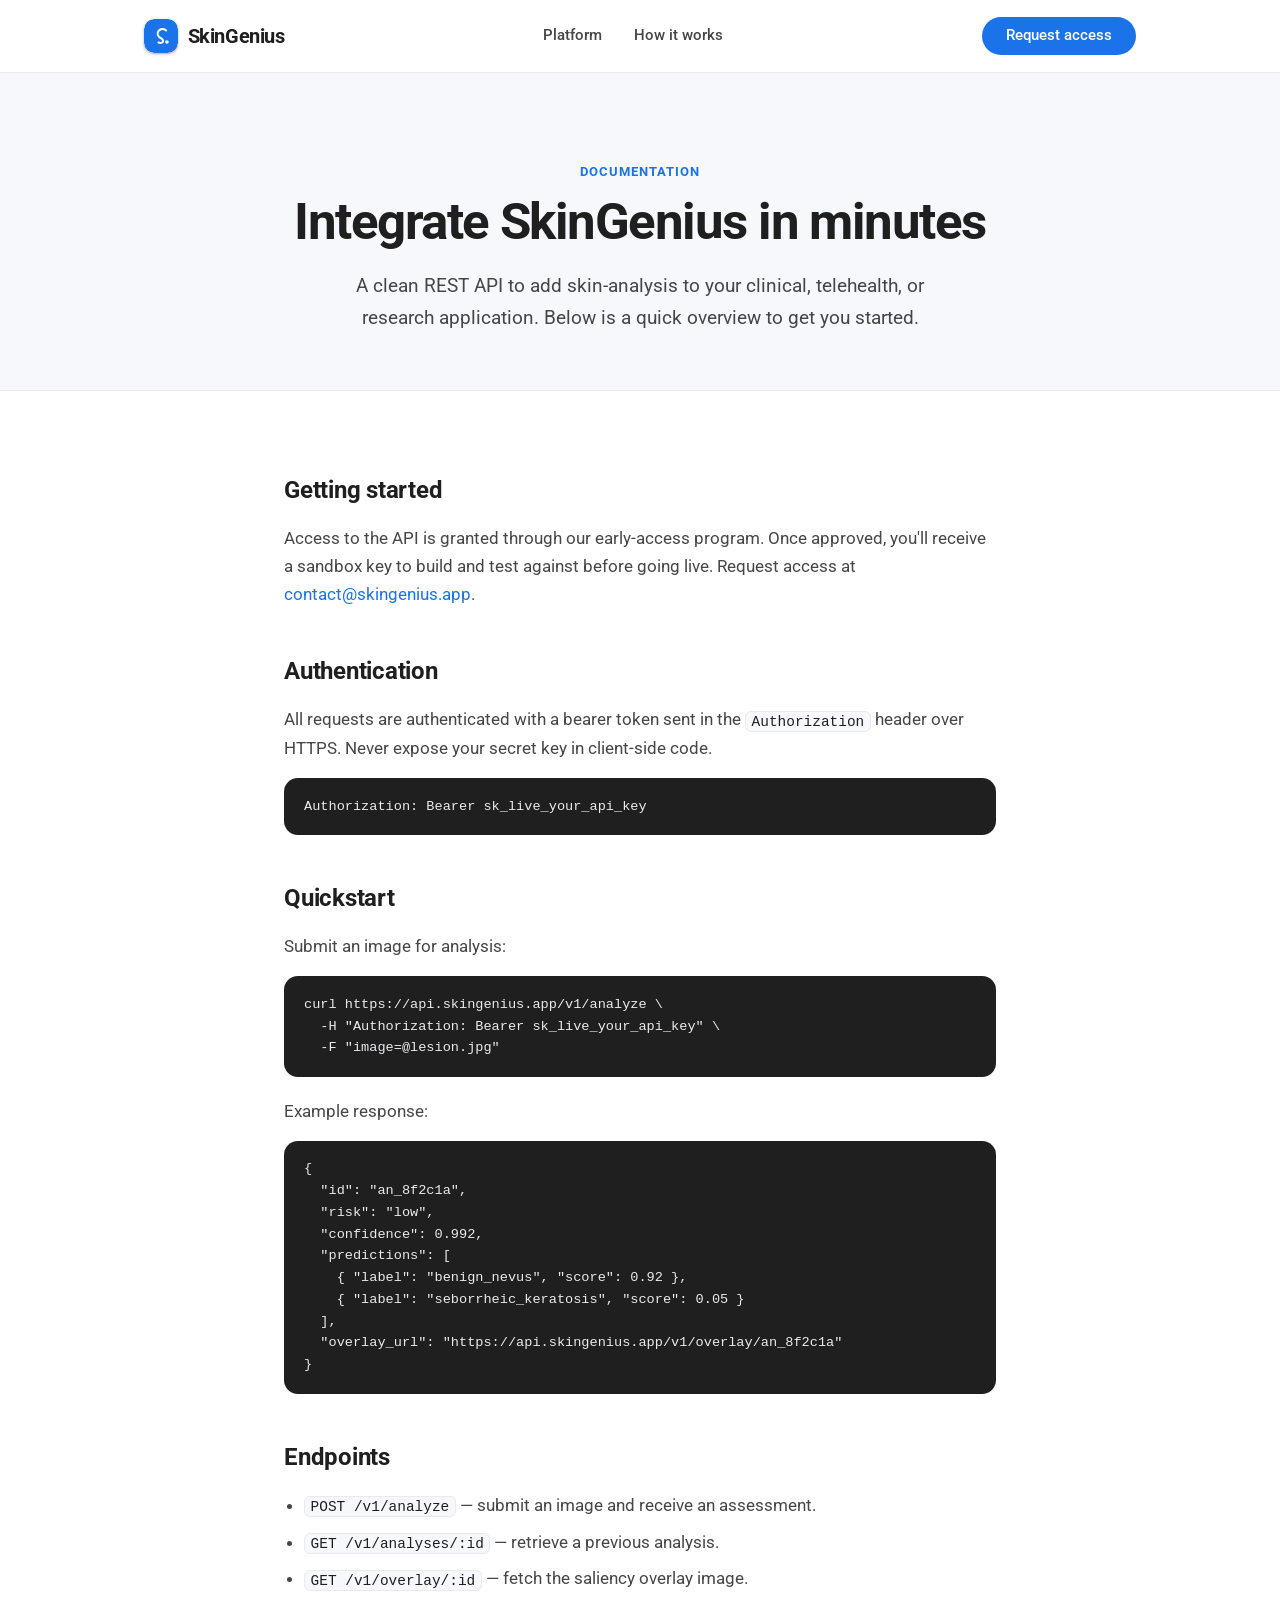
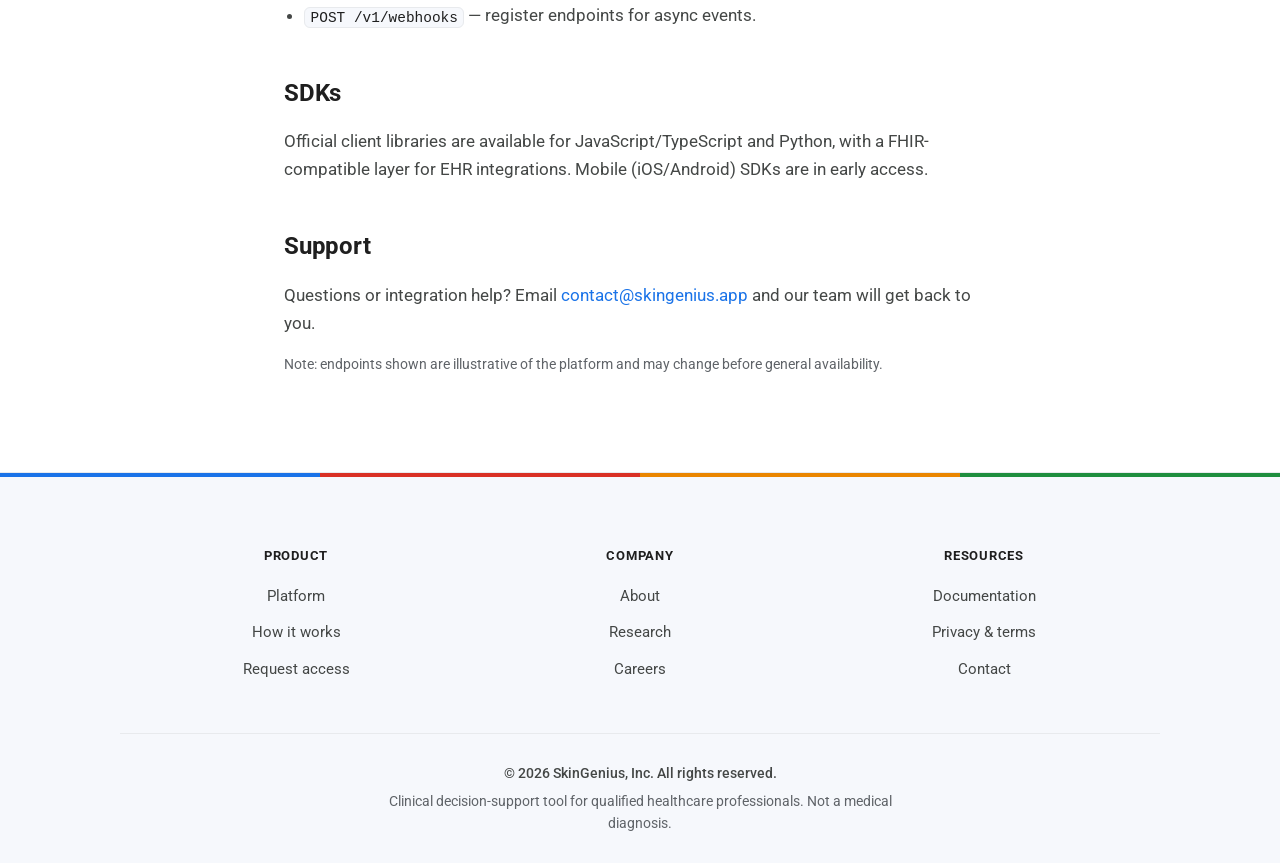
<file: docs.html>
<!DOCTYPE html>
<html lang="en">
<head>
  <meta charset="UTF-8" />
  <meta name="viewport" content="width=device-width, initial-scale=1.0" />
  <title>Documentation — SkinGenius Clinical AI API</title>
  <meta name="description" content="SkinGenius documentation — get started with the clinical AI API: authentication, quickstart, endpoints, and SDKs for integrating skin analysis in minutes." />
  <meta name="author" content="SkinGenius, Inc." />
  <meta name="robots" content="index, follow, max-image-preview:large" />
  <link rel="canonical" href="https://skingenius.app/docs.html" />
  <meta name="theme-color" content="#1a73e8" />

  <!-- Open Graph -->
  <meta property="og:type" content="website" />
  <meta property="og:site_name" content="SkinGenius" />
  <meta property="og:locale" content="en_US" />
  <meta property="og:title" content="Documentation — SkinGenius Clinical AI API" />
  <meta property="og:description" content="Get started with the SkinGenius API: authentication, quickstart, endpoints, and SDKs." />
  <meta property="og:url" content="https://skingenius.app/docs.html" />
  <meta property="og:image" content="https://skingenius.app/og-image.png" />
  <meta property="og:image:width" content="1200" />
  <meta property="og:image:height" content="630" />
  <meta property="og:image:alt" content="SkinGenius — clinical AI for skin analysis" />

  <!-- Twitter -->
  <meta name="twitter:card" content="summary_large_image" />
  <meta name="twitter:title" content="Documentation — SkinGenius Clinical AI API" />
  <meta name="twitter:description" content="Get started with the SkinGenius API: authentication, quickstart, endpoints, and SDKs." />
  <meta name="twitter:image" content="https://skingenius.app/og-image.png" />

  <!-- Favicon & PWA -->
  <link rel="icon" href="/favicon.svg" type="image/svg+xml" />
  <link rel="manifest" href="/manifest.webmanifest" />
  <link rel="apple-touch-icon" href="/apple-touch-icon.png" />
  <meta name="apple-mobile-web-app-capable" content="yes" />
  <meta name="apple-mobile-web-app-status-bar-style" content="default" />
  <meta name="apple-mobile-web-app-title" content="SkinGenius" />
  <meta name="mobile-web-app-capable" content="yes" />
  <link rel="preconnect" href="https://fonts.googleapis.com" />
  <link rel="preconnect" href="https://fonts.gstatic.com" crossorigin />
  <link href="https://fonts.googleapis.com/css2?family=Roboto:wght@400;500;700&display=swap" rel="stylesheet" />
  <link rel="stylesheet" href="style.css" />

  <!-- Structured data -->
  <script type="application/ld+json">
  {
    "@context": "https://schema.org",
    "@graph": [
      {
        "@type": "TechArticle",
        "url": "https://skingenius.app/docs.html",
        "name": "SkinGenius Documentation",
        "headline": "Integrate SkinGenius in minutes",
        "description": "Get started with the SkinGenius clinical AI API: authentication, quickstart, endpoints, and SDKs.",
        "inLanguage": "en-US",
        "isPartOf": { "@id": "https://skingenius.app/#website" },
        "publisher": { "@id": "https://skingenius.app/#organization" }
      },
      {
        "@type": "BreadcrumbList",
        "itemListElement": [
          { "@type": "ListItem", "position": 1, "name": "Home", "item": "https://skingenius.app/" },
          { "@type": "ListItem", "position": 2, "name": "Documentation", "item": "https://skingenius.app/docs.html" }
        ]
      }
    ]
  }
  </script>
</head>
<body>
  <header class="header">
    <div class="container header-inner">
      <a class="logo" href="/" aria-label="SkinGenius home">
        <svg class="logo-mark" viewBox="0 0 40 40" aria-hidden="true">
          <rect width="40" height="40" rx="12" fill="#1a73e8" />
          <path d="M26 13.5c-2-2-5.5-2.2-7.8-.4-2.3 1.8-2.7 5-1 7.3.9 1.2 2.3 1.9 3.6 2.8 1.3.9 2.2 2.4 1.2 3.9-1 1.5-3.4 1.6-5 .5" fill="none" stroke="#fff" stroke-width="2.4" stroke-linecap="round" />
          <circle cx="27" cy="27" r="2.1" fill="#fff" />
        </svg>
        <span class="logo-text">SkinGenius</span>
      </a>
      <nav class="nav" aria-label="Primary">
        <a href="/#features">Platform</a>
        <a href="/#how">How it works</a>
      </nav>
      <a class="btn btn-filled" href="/#access">Request access</a>
    </div>
  </header>

  <main>
    <section class="page-hero">
      <div class="container">
        <p class="page-eyebrow">Documentation</p>
        <h1 class="page-title">Integrate SkinGenius in minutes</h1>
        <p class="page-lead">
          A clean REST API to add skin-analysis to your clinical, telehealth, or
          research application. Below is a quick overview to get you started.
        </p>
      </div>
    </section>

    <section class="page-body">
      <div class="container prose">
        <h2>Getting started</h2>
        <p>
          Access to the API is granted through our early-access program. Once
          approved, you'll receive a sandbox key to build and test against before
          going live. Request access at
          <a href="mailto:contact@skingenius.app">contact@skingenius.app</a>.
        </p>

        <h2>Authentication</h2>
        <p>
          All requests are authenticated with a bearer token sent in the
          <code>Authorization</code> header over HTTPS. Never expose your secret
          key in client-side code.
        </p>
        <pre><code>Authorization: Bearer sk_live_your_api_key</code></pre>

        <h2>Quickstart</h2>
        <p>Submit an image for analysis:</p>
        <pre><code>curl https://api.skingenius.app/v1/analyze \
  -H "Authorization: Bearer sk_live_your_api_key" \
  -F "image=@lesion.jpg"</code></pre>
        <p>Example response:</p>
        <pre><code>{
  "id": "an_8f2c1a",
  "risk": "low",
  "confidence": 0.992,
  "predictions": [
    { "label": "benign_nevus", "score": 0.92 },
    { "label": "seborrheic_keratosis", "score": 0.05 }
  ],
  "overlay_url": "https://api.skingenius.app/v1/overlay/an_8f2c1a"
}</code></pre>

        <h2>Endpoints</h2>
        <ul>
          <li><code>POST /v1/analyze</code> — submit an image and receive an assessment.</li>
          <li><code>GET /v1/analyses/:id</code> — retrieve a previous analysis.</li>
          <li><code>GET /v1/overlay/:id</code> — fetch the saliency overlay image.</li>
          <li><code>POST /v1/webhooks</code> — register endpoints for async events.</li>
        </ul>

        <h2>SDKs</h2>
        <p>
          Official client libraries are available for JavaScript/TypeScript and
          Python, with a FHIR-compatible layer for EHR integrations. Mobile
          (iOS/Android) SDKs are in early access.
        </p>

        <h2>Support</h2>
        <p>
          Questions or integration help? Email
          <a href="mailto:contact@skingenius.app">contact@skingenius.app</a> and our
          team will get back to you.
        </p>
        <p class="muted-note">
          Note: endpoints shown are illustrative of the platform and may change
          before general availability.
        </p>
      </div>
    </section>
  </main>

  <footer class="footer">
    <div class="footer-accent" aria-hidden="true"></div>
    <div class="container footer-grid">
      <div class="footer-col">
        <h4>Product</h4>
        <a href="/#features">Platform</a>
        <a href="/#how">How it works</a>
        <a href="/#access">Request access</a>
      </div>
      <div class="footer-col">
        <h4>Company</h4>
        <a href="/about.html">About</a>
        <a href="/research.html">Research</a>
        <a href="/careers.html">Careers</a>
      </div>
      <div class="footer-col">
        <h4>Resources</h4>
        <a href="/docs.html">Documentation</a>
        <a href="/privacy.html">Privacy &amp; terms</a>
        <a href="mailto:contact@skingenius.app">Contact</a>
      </div>
    </div>
    <div class="container footer-bottom">
      <div class="footer-bottom-text">
        <p class="footer-copy">© 2026 SkinGenius, Inc. All rights reserved.</p>
        <p class="footer-disclaimer">Clinical decision-support tool for qualified healthcare professionals. Not a medical diagnosis.</p>
      </div>
    </div>
  </footer>
  <script>if("serviceWorker" in navigator){window.addEventListener("load",function(){navigator.serviceWorker.register("/sw.js");});}</script>
</body>
</html>
</file>
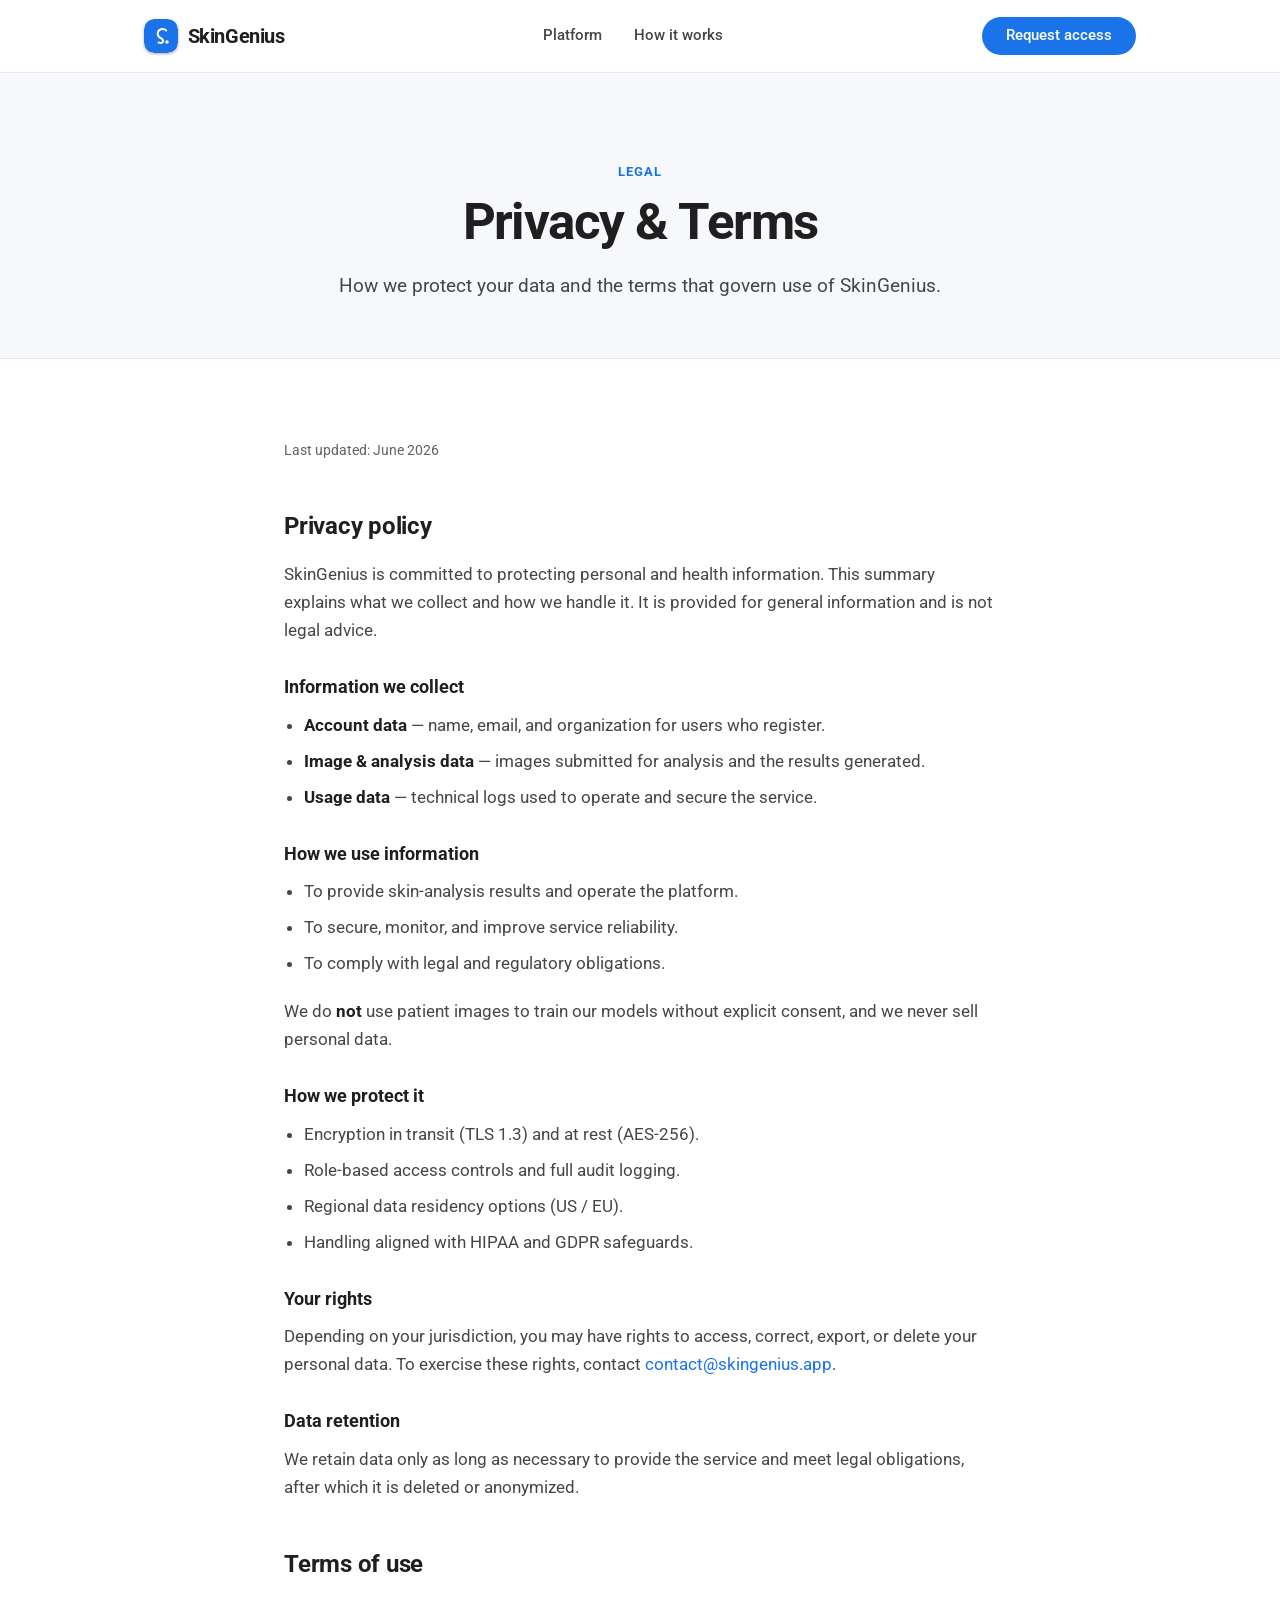
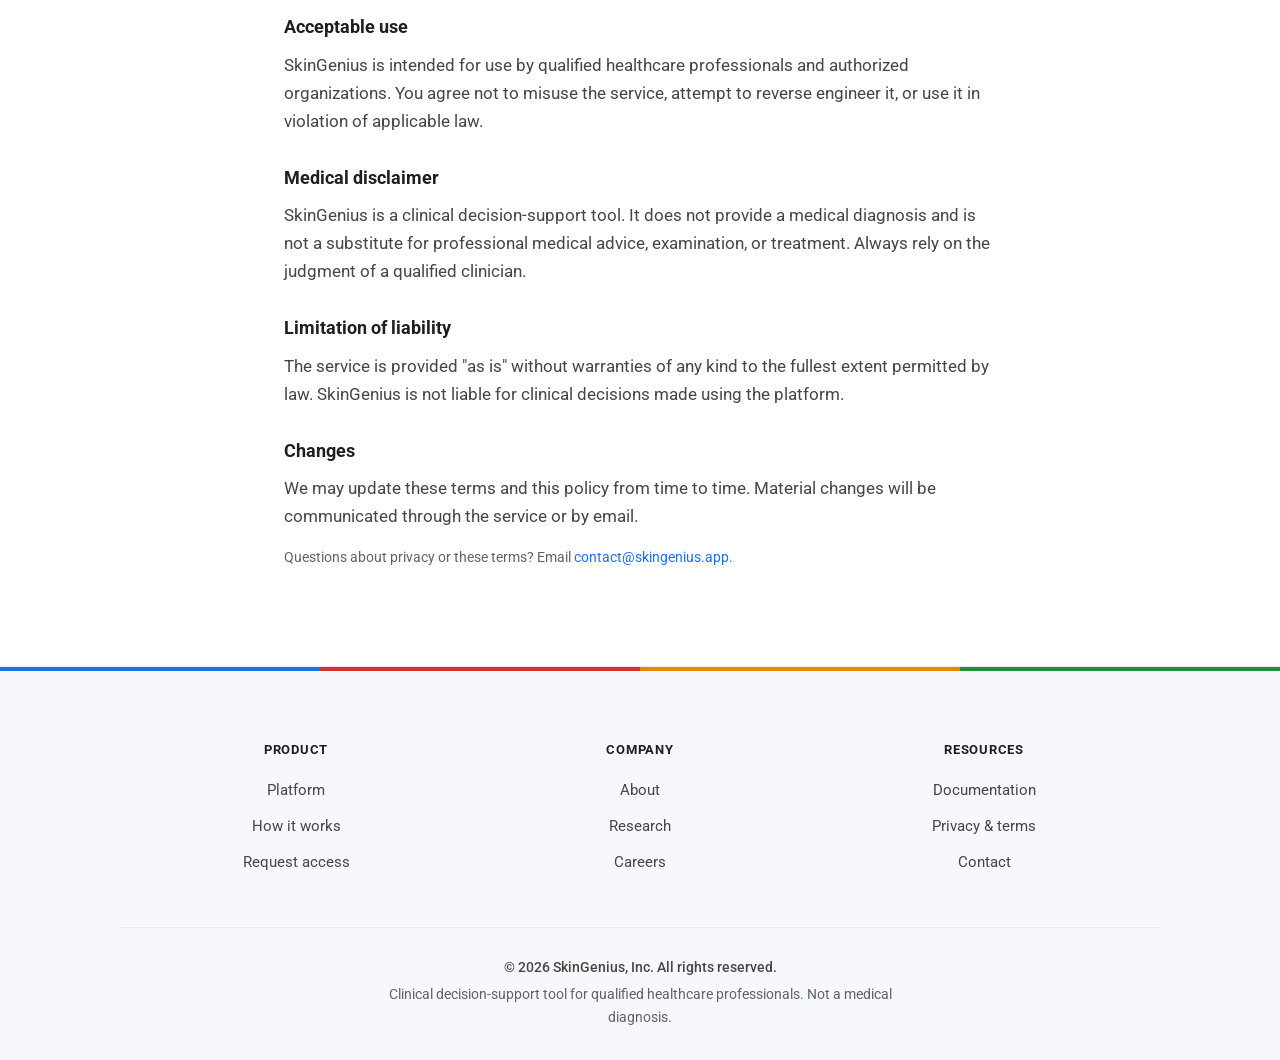
<file: privacy.html>
<!DOCTYPE html>
<html lang="en">
<head>
  <meta charset="UTF-8" />
  <meta name="viewport" content="width=device-width, initial-scale=1.0" />
  <title>Privacy &amp; Terms — SkinGenius</title>
  <meta name="description" content="SkinGenius privacy policy and terms of use — how we handle health data, protect privacy with encryption and strict controls, and the terms governing use of the platform." />
  <meta name="author" content="SkinGenius, Inc." />
  <meta name="robots" content="index, follow, max-image-preview:large" />
  <link rel="canonical" href="https://skingenius.app/privacy.html" />
  <meta name="theme-color" content="#1a73e8" />

  <!-- Open Graph -->
  <meta property="og:type" content="website" />
  <meta property="og:site_name" content="SkinGenius" />
  <meta property="og:locale" content="en_US" />
  <meta property="og:title" content="Privacy &amp; Terms — SkinGenius" />
  <meta property="og:description" content="How SkinGenius handles health data, protects privacy, and the terms governing use of the platform." />
  <meta property="og:url" content="https://skingenius.app/privacy.html" />
  <meta property="og:image" content="https://skingenius.app/og-image.png" />
  <meta property="og:image:width" content="1200" />
  <meta property="og:image:height" content="630" />
  <meta property="og:image:alt" content="SkinGenius — clinical AI for skin analysis" />

  <!-- Twitter -->
  <meta name="twitter:card" content="summary_large_image" />
  <meta name="twitter:title" content="Privacy &amp; Terms — SkinGenius" />
  <meta name="twitter:description" content="How SkinGenius handles health data, protects privacy, and the terms governing use of the platform." />
  <meta name="twitter:image" content="https://skingenius.app/og-image.png" />

  <!-- Favicon & PWA -->
  <link rel="icon" href="/favicon.svg" type="image/svg+xml" />
  <link rel="manifest" href="/manifest.webmanifest" />
  <link rel="apple-touch-icon" href="/apple-touch-icon.png" />
  <meta name="apple-mobile-web-app-capable" content="yes" />
  <meta name="apple-mobile-web-app-status-bar-style" content="default" />
  <meta name="apple-mobile-web-app-title" content="SkinGenius" />
  <meta name="mobile-web-app-capable" content="yes" />
  <link rel="preconnect" href="https://fonts.googleapis.com" />
  <link rel="preconnect" href="https://fonts.gstatic.com" crossorigin />
  <link href="https://fonts.googleapis.com/css2?family=Roboto:wght@400;500;700&display=swap" rel="stylesheet" />
  <link rel="stylesheet" href="style.css" />

  <!-- Structured data -->
  <script type="application/ld+json">
  {
    "@context": "https://schema.org",
    "@graph": [
      {
        "@type": "WebPage",
        "url": "https://skingenius.app/privacy.html",
        "name": "Privacy & Terms — SkinGenius",
        "description": "How SkinGenius handles health data, protects privacy, and the terms governing use of the platform.",
        "inLanguage": "en-US",
        "isPartOf": { "@id": "https://skingenius.app/#website" },
        "publisher": { "@id": "https://skingenius.app/#organization" }
      },
      {
        "@type": "BreadcrumbList",
        "itemListElement": [
          { "@type": "ListItem", "position": 1, "name": "Home", "item": "https://skingenius.app/" },
          { "@type": "ListItem", "position": 2, "name": "Privacy & Terms", "item": "https://skingenius.app/privacy.html" }
        ]
      }
    ]
  }
  </script>
</head>
<body>
  <header class="header">
    <div class="container header-inner">
      <a class="logo" href="/" aria-label="SkinGenius home">
        <svg class="logo-mark" viewBox="0 0 40 40" aria-hidden="true">
          <rect width="40" height="40" rx="12" fill="#1a73e8" />
          <path d="M26 13.5c-2-2-5.5-2.2-7.8-.4-2.3 1.8-2.7 5-1 7.3.9 1.2 2.3 1.9 3.6 2.8 1.3.9 2.2 2.4 1.2 3.9-1 1.5-3.4 1.6-5 .5" fill="none" stroke="#fff" stroke-width="2.4" stroke-linecap="round" />
          <circle cx="27" cy="27" r="2.1" fill="#fff" />
        </svg>
        <span class="logo-text">SkinGenius</span>
      </a>
      <nav class="nav" aria-label="Primary">
        <a href="/#features">Platform</a>
        <a href="/#how">How it works</a>
      </nav>
      <a class="btn btn-filled" href="/#access">Request access</a>
    </div>
  </header>

  <main>
    <section class="page-hero">
      <div class="container">
        <p class="page-eyebrow">Legal</p>
        <h1 class="page-title">Privacy &amp; Terms</h1>
        <p class="page-lead">
          How we protect your data and the terms that govern use of SkinGenius.
        </p>
      </div>
    </section>

    <section class="page-body">
      <div class="container prose">
        <p class="muted-note">Last updated: June 2026</p>

        <h2>Privacy policy</h2>
        <p>
          SkinGenius is committed to protecting personal and health information. This
          summary explains what we collect and how we handle it. It is provided for
          general information and is not legal advice.
        </p>

        <h3>Information we collect</h3>
        <ul>
          <li><strong>Account data</strong> — name, email, and organization for users who register.</li>
          <li><strong>Image &amp; analysis data</strong> — images submitted for analysis and the results generated.</li>
          <li><strong>Usage data</strong> — technical logs used to operate and secure the service.</li>
        </ul>

        <h3>How we use information</h3>
        <ul>
          <li>To provide skin-analysis results and operate the platform.</li>
          <li>To secure, monitor, and improve service reliability.</li>
          <li>To comply with legal and regulatory obligations.</li>
        </ul>
        <p>
          We do <strong>not</strong> use patient images to train our models without
          explicit consent, and we never sell personal data.
        </p>

        <h3>How we protect it</h3>
        <ul>
          <li>Encryption in transit (TLS 1.3) and at rest (AES-256).</li>
          <li>Role-based access controls and full audit logging.</li>
          <li>Regional data residency options (US / EU).</li>
          <li>Handling aligned with HIPAA and GDPR safeguards.</li>
        </ul>

        <h3>Your rights</h3>
        <p>
          Depending on your jurisdiction, you may have rights to access, correct,
          export, or delete your personal data. To exercise these rights, contact
          <a href="mailto:contact@skingenius.app">contact@skingenius.app</a>.
        </p>

        <h3>Data retention</h3>
        <p>
          We retain data only as long as necessary to provide the service and meet
          legal obligations, after which it is deleted or anonymized.
        </p>

        <h2>Terms of use</h2>
        <h3>Acceptable use</h3>
        <p>
          SkinGenius is intended for use by qualified healthcare professionals and
          authorized organizations. You agree not to misuse the service, attempt to
          reverse engineer it, or use it in violation of applicable law.
        </p>

        <h3>Medical disclaimer</h3>
        <p>
          SkinGenius is a clinical decision-support tool. It does not provide a
          medical diagnosis and is not a substitute for professional medical advice,
          examination, or treatment. Always rely on the judgment of a qualified
          clinician.
        </p>

        <h3>Limitation of liability</h3>
        <p>
          The service is provided "as is" without warranties of any kind to the
          fullest extent permitted by law. SkinGenius is not liable for clinical
          decisions made using the platform.
        </p>

        <h3>Changes</h3>
        <p>
          We may update these terms and this policy from time to time. Material
          changes will be communicated through the service or by email.
        </p>

        <p class="muted-note">
          Questions about privacy or these terms? Email
          <a href="mailto:contact@skingenius.app">contact@skingenius.app</a>.
        </p>
      </div>
    </section>
  </main>

  <footer class="footer">
    <div class="footer-accent" aria-hidden="true"></div>
    <div class="container footer-grid">
      <div class="footer-col">
        <h4>Product</h4>
        <a href="/#features">Platform</a>
        <a href="/#how">How it works</a>
        <a href="/#access">Request access</a>
      </div>
      <div class="footer-col">
        <h4>Company</h4>
        <a href="/about.html">About</a>
        <a href="/research.html">Research</a>
        <a href="/careers.html">Careers</a>
      </div>
      <div class="footer-col">
        <h4>Resources</h4>
        <a href="/docs.html">Documentation</a>
        <a href="/privacy.html">Privacy &amp; terms</a>
        <a href="mailto:contact@skingenius.app">Contact</a>
      </div>
    </div>
    <div class="container footer-bottom">
      <div class="footer-bottom-text">
        <p class="footer-copy">© 2026 SkinGenius, Inc. All rights reserved.</p>
        <p class="footer-disclaimer">Clinical decision-support tool for qualified healthcare professionals. Not a medical diagnosis.</p>
      </div>
    </div>
  </footer>
  <script>if("serviceWorker" in navigator){window.addEventListener("load",function(){navigator.serviceWorker.register("/sw.js");});}</script>
</body>
</html>
</file>
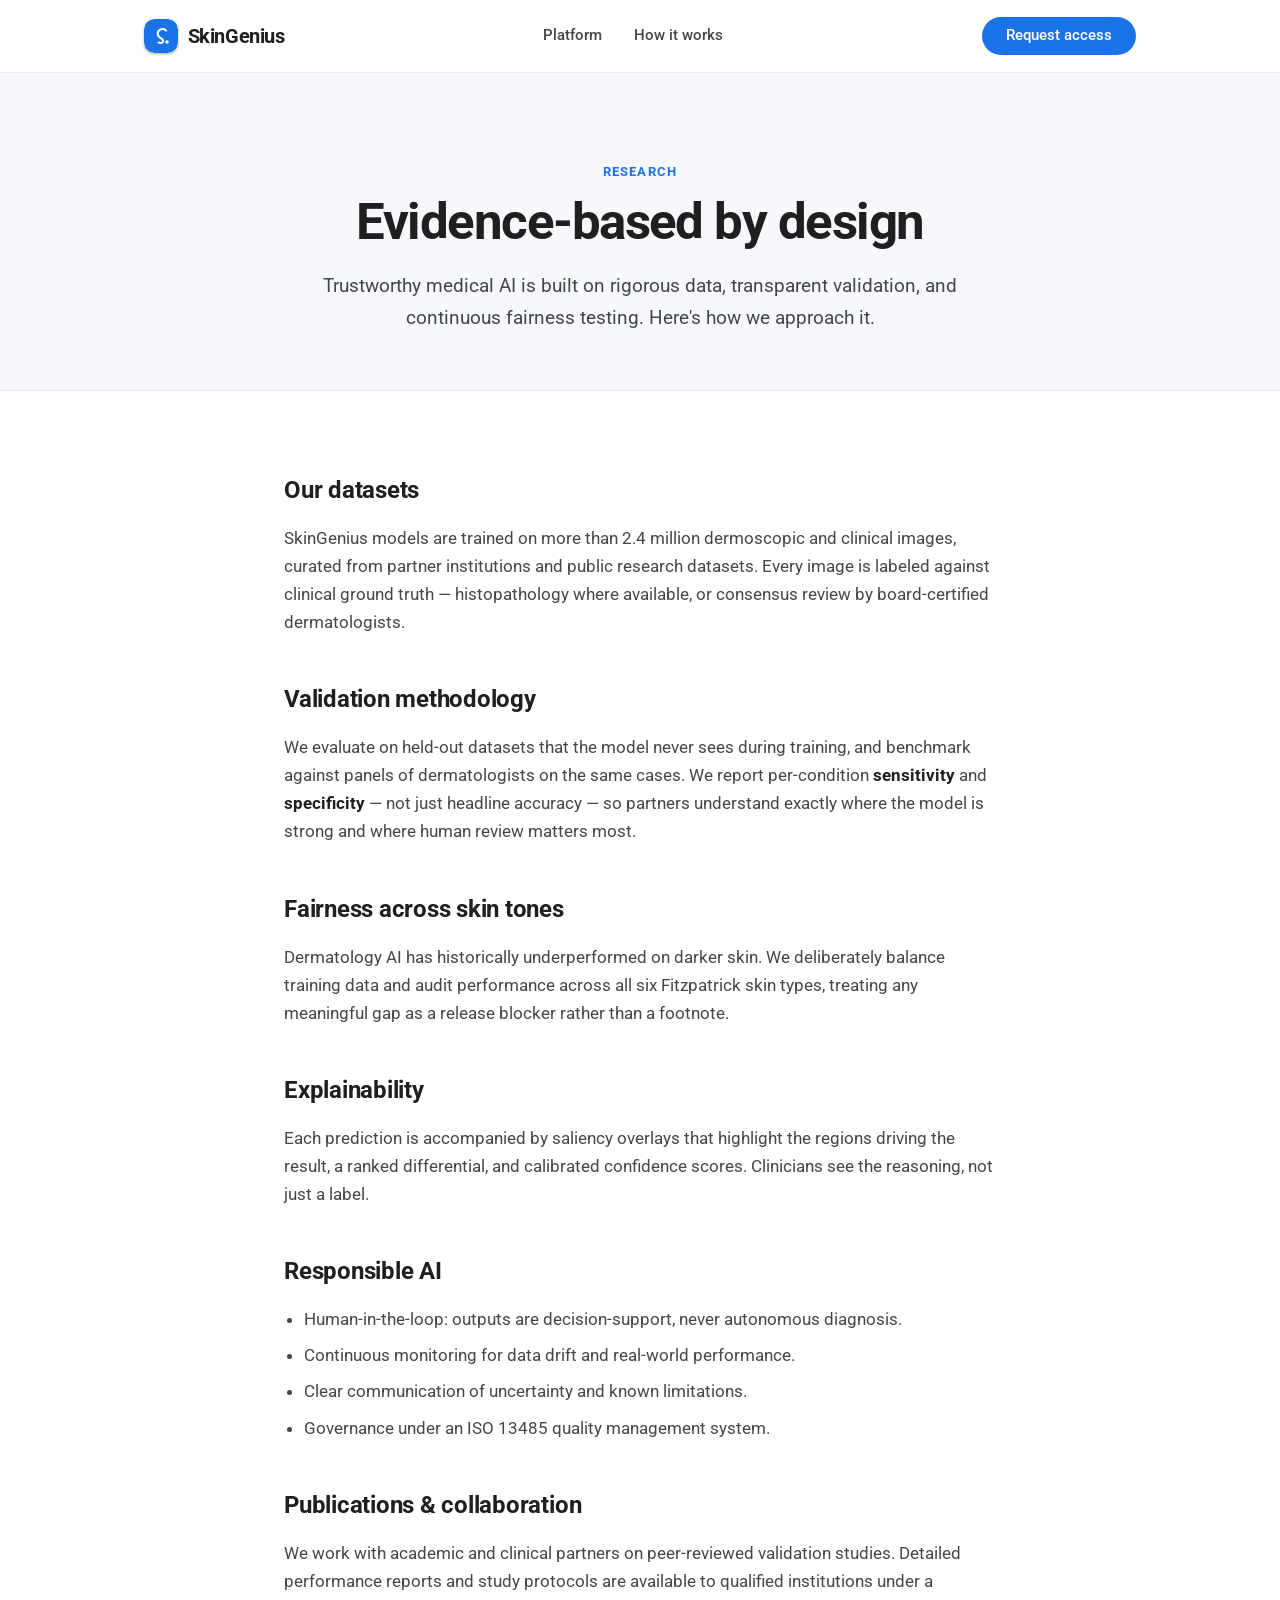
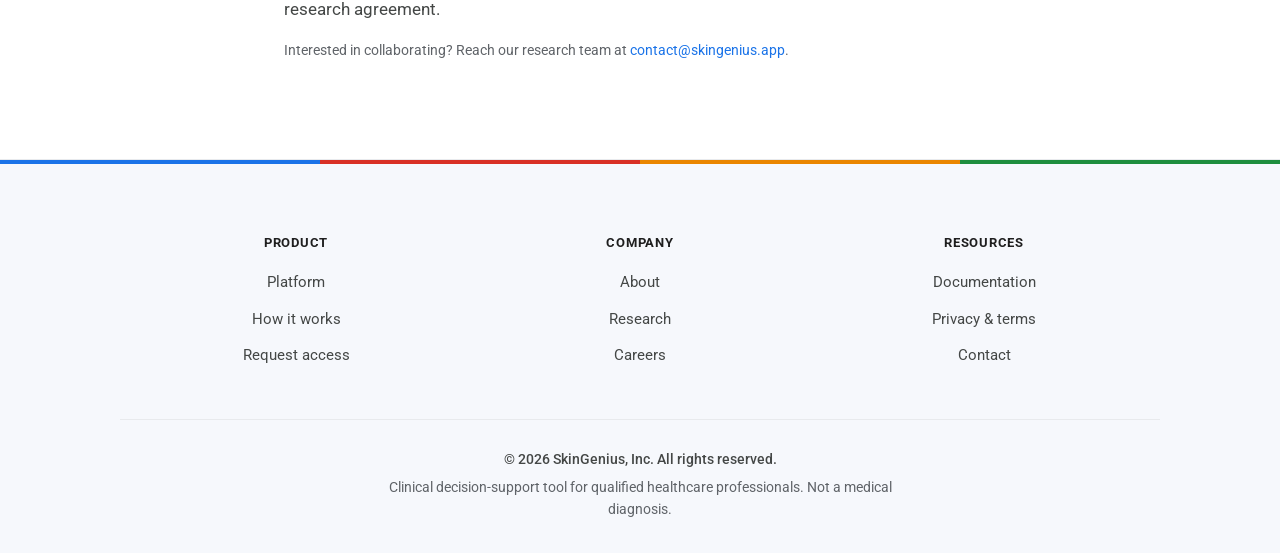
<file: research.html>
<!DOCTYPE html>
<html lang="en">
<head>
  <meta charset="UTF-8" />
  <meta name="viewport" content="width=device-width, initial-scale=1.0" />
  <title>Research — Validation &amp; Fairness Testing | SkinGenius</title>
  <meta name="description" content="SkinGenius research — our datasets, validation methodology, fairness testing across Fitzpatrick skin types, and commitment to responsible, evidence-based dermatology AI." />
  <meta name="author" content="SkinGenius, Inc." />
  <meta name="robots" content="index, follow, max-image-preview:large" />
  <link rel="canonical" href="https://skingenius.app/research.html" />
  <meta name="theme-color" content="#1a73e8" />

  <!-- Open Graph -->
  <meta property="og:type" content="website" />
  <meta property="og:site_name" content="SkinGenius" />
  <meta property="og:locale" content="en_US" />
  <meta property="og:title" content="Research — Validation &amp; Fairness Testing | SkinGenius" />
  <meta property="og:description" content="Our datasets, validation methodology, and fairness testing across all six Fitzpatrick skin types." />
  <meta property="og:url" content="https://skingenius.app/research.html" />
  <meta property="og:image" content="https://skingenius.app/og-image.png" />
  <meta property="og:image:width" content="1200" />
  <meta property="og:image:height" content="630" />
  <meta property="og:image:alt" content="SkinGenius — clinical AI for skin analysis" />

  <!-- Twitter -->
  <meta name="twitter:card" content="summary_large_image" />
  <meta name="twitter:title" content="Research — Validation &amp; Fairness Testing | SkinGenius" />
  <meta name="twitter:description" content="Our datasets, validation methodology, and fairness testing across all six Fitzpatrick skin types." />
  <meta name="twitter:image" content="https://skingenius.app/og-image.png" />

  <!-- Favicon & PWA -->
  <link rel="icon" href="/favicon.svg" type="image/svg+xml" />
  <link rel="manifest" href="/manifest.webmanifest" />
  <link rel="apple-touch-icon" href="/apple-touch-icon.png" />
  <meta name="apple-mobile-web-app-capable" content="yes" />
  <meta name="apple-mobile-web-app-status-bar-style" content="default" />
  <meta name="apple-mobile-web-app-title" content="SkinGenius" />
  <meta name="mobile-web-app-capable" content="yes" />
  <link rel="preconnect" href="https://fonts.googleapis.com" />
  <link rel="preconnect" href="https://fonts.gstatic.com" crossorigin />
  <link href="https://fonts.googleapis.com/css2?family=Roboto:wght@400;500;700&display=swap" rel="stylesheet" />
  <link rel="stylesheet" href="style.css" />

  <!-- Structured data -->
  <script type="application/ld+json">
  {
    "@context": "https://schema.org",
    "@graph": [
      {
        "@type": "WebPage",
        "url": "https://skingenius.app/research.html",
        "name": "SkinGenius Research",
        "description": "Datasets, validation methodology, and fairness testing behind SkinGenius clinical AI.",
        "inLanguage": "en-US",
        "isPartOf": { "@id": "https://skingenius.app/#website" },
        "publisher": { "@id": "https://skingenius.app/#organization" }
      },
      {
        "@type": "BreadcrumbList",
        "itemListElement": [
          { "@type": "ListItem", "position": 1, "name": "Home", "item": "https://skingenius.app/" },
          { "@type": "ListItem", "position": 2, "name": "Research", "item": "https://skingenius.app/research.html" }
        ]
      }
    ]
  }
  </script>
</head>
<body>
  <header class="header">
    <div class="container header-inner">
      <a class="logo" href="/" aria-label="SkinGenius home">
        <svg class="logo-mark" viewBox="0 0 40 40" aria-hidden="true">
          <rect width="40" height="40" rx="12" fill="#1a73e8" />
          <path d="M26 13.5c-2-2-5.5-2.2-7.8-.4-2.3 1.8-2.7 5-1 7.3.9 1.2 2.3 1.9 3.6 2.8 1.3.9 2.2 2.4 1.2 3.9-1 1.5-3.4 1.6-5 .5" fill="none" stroke="#fff" stroke-width="2.4" stroke-linecap="round" />
          <circle cx="27" cy="27" r="2.1" fill="#fff" />
        </svg>
        <span class="logo-text">SkinGenius</span>
      </a>
      <nav class="nav" aria-label="Primary">
        <a href="/#features">Platform</a>
        <a href="/#how">How it works</a>
      </nav>
      <a class="btn btn-filled" href="/#access">Request access</a>
    </div>
  </header>

  <main>
    <section class="page-hero">
      <div class="container">
        <p class="page-eyebrow">Research</p>
        <h1 class="page-title">Evidence-based by design</h1>
        <p class="page-lead">
          Trustworthy medical AI is built on rigorous data, transparent validation,
          and continuous fairness testing. Here's how we approach it.
        </p>
      </div>
    </section>

    <section class="page-body">
      <div class="container prose">
        <h2>Our datasets</h2>
        <p>
          SkinGenius models are trained on more than 2.4 million dermoscopic and
          clinical images, curated from partner institutions and public research
          datasets. Every image is labeled against clinical ground truth —
          histopathology where available, or consensus review by board-certified
          dermatologists.
        </p>

        <h2>Validation methodology</h2>
        <p>
          We evaluate on held-out datasets that the model never sees during
          training, and benchmark against panels of dermatologists on the same
          cases. We report per-condition <strong>sensitivity</strong> and
          <strong>specificity</strong> — not just headline accuracy — so partners
          understand exactly where the model is strong and where human review
          matters most.
        </p>

        <h2>Fairness across skin tones</h2>
        <p>
          Dermatology AI has historically underperformed on darker skin. We
          deliberately balance training data and audit performance across all six
          Fitzpatrick skin types, treating any meaningful gap as a release blocker
          rather than a footnote.
        </p>

        <h2>Explainability</h2>
        <p>
          Each prediction is accompanied by saliency overlays that highlight the
          regions driving the result, a ranked differential, and calibrated
          confidence scores. Clinicians see the reasoning, not just a label.
        </p>

        <h2>Responsible AI</h2>
        <ul>
          <li>Human-in-the-loop: outputs are decision-support, never autonomous diagnosis.</li>
          <li>Continuous monitoring for data drift and real-world performance.</li>
          <li>Clear communication of uncertainty and known limitations.</li>
          <li>Governance under an ISO 13485 quality management system.</li>
        </ul>

        <h2>Publications &amp; collaboration</h2>
        <p>
          We work with academic and clinical partners on peer-reviewed validation
          studies. Detailed performance reports and study protocols are available
          to qualified institutions under a research agreement.
        </p>
        <p class="muted-note">
          Interested in collaborating? Reach our research team at
          <a href="mailto:contact@skingenius.app">contact@skingenius.app</a>.
        </p>
      </div>
    </section>
  </main>

  <footer class="footer">
    <div class="footer-accent" aria-hidden="true"></div>
    <div class="container footer-grid">
      <div class="footer-col">
        <h4>Product</h4>
        <a href="/#features">Platform</a>
        <a href="/#how">How it works</a>
        <a href="/#access">Request access</a>
      </div>
      <div class="footer-col">
        <h4>Company</h4>
        <a href="/about.html">About</a>
        <a href="/research.html">Research</a>
        <a href="/careers.html">Careers</a>
      </div>
      <div class="footer-col">
        <h4>Resources</h4>
        <a href="/docs.html">Documentation</a>
        <a href="/privacy.html">Privacy &amp; terms</a>
        <a href="mailto:contact@skingenius.app">Contact</a>
      </div>
    </div>
    <div class="container footer-bottom">
      <div class="footer-bottom-text">
        <p class="footer-copy">© 2026 SkinGenius, Inc. All rights reserved.</p>
        <p class="footer-disclaimer">Clinical decision-support tool for qualified healthcare professionals. Not a medical diagnosis.</p>
      </div>
    </div>
  </footer>
  <script>if("serviceWorker" in navigator){window.addEventListener("load",function(){navigator.serviceWorker.register("/sw.js");});}</script>
</body>
</html>
</file>
<file: style.css>
/* ============================================================
   SkinGenius — Google Material, kept clean & beautiful
   Roboto · pill buttons · tonal surfaces · soft elevation
============================================================ */

.material-symbols-rounded {
  font-family: "Material Symbols Rounded";
  font-weight: normal;
  line-height: 1;
  -webkit-font-smoothing: antialiased;
}

:root {
  /* Google colors */
  --blue: #1a73e8;
  --blue-dark: #1559b8;
  --green: #1e8e3e;
  --red: #d93025;
  --yellow: #ea8600;

  /* Material roles */
  --primary: #1a73e8;
  --primary-container: #d3e3fd;
  --on-primary-container: #041e49;

  --ink: #1f1f1f;          /* on-surface */
  --body: #444746;         /* on-surface-variant */
  --muted: #5f6368;
  --line: #e8eaed;         /* outline-variant */

  --surface: #ffffff;
  --surface-soft: #f6f8fc; /* tonal surface */

  --max: 1040px;
  --gutter: 1.5rem;

  /* Material elevation */
  --elev-1: 0 1px 2px rgba(60, 64, 67, 0.3), 0 1px 3px 1px rgba(60, 64, 67, 0.1);
  --elev-2: 0 1px 2px rgba(60, 64, 67, 0.3), 0 2px 6px 2px rgba(60, 64, 67, 0.12);
}

*,
*::before,
*::after {
  margin: 0;
  padding: 0;
  box-sizing: border-box;
}

html {
  scroll-behavior: smooth;
  overflow-x: hidden;
}

body {
  font-family: "Roboto", -apple-system, BlinkMacSystemFont, "Segoe UI", Arial, sans-serif;
  background: var(--surface);
  color: var(--body);
  line-height: 1.65;
  font-size: 1.0625rem;
  -webkit-font-smoothing: antialiased;
  -moz-osx-font-smoothing: grayscale;
}

a {
  color: inherit;
  text-decoration: none;
}

.container {
  width: 100%;
  max-width: var(--max);
  margin-inline: auto;
  padding-inline: var(--gutter);
}

/* ---------- Buttons (Material pills) ---------- */
.btn {
  display: inline-flex;
  align-items: center;
  justify-content: center;
  font-family: inherit;
  font-weight: 500;
  font-size: 0.95rem;
  line-height: 1;
  padding: 0.7rem 1.5rem;
  border: none;
  border-radius: 999px;
  cursor: pointer;
  transition: background-color 0.18s ease, box-shadow 0.18s ease, transform 0.15s ease;
}

.btn:active {
  transform: scale(0.97);
}

.btn-lg {
  padding: 0.9rem 1.8rem;
  font-size: 1rem;
}

.btn-filled {
  background: var(--primary);
  color: #fff;
}

.btn-filled:hover {
  background: var(--blue-dark);
  box-shadow: var(--elev-2);
}

.btn-tonal {
  background: var(--primary-container);
  color: var(--on-primary-container);
}

.btn-tonal:hover {
  box-shadow: var(--elev-1);
}

/* ---------- Header ---------- */
.header {
  position: sticky;
  top: 0;
  z-index: 50;
  background: rgba(255, 255, 255, 0.85);
  backdrop-filter: blur(10px);
  -webkit-backdrop-filter: blur(10px);
  border-bottom: 1px solid var(--line);
}

.header-inner {
  display: flex;
  align-items: center;
  justify-content: space-between;
  height: 72px;
}

.logo {
  display: inline-flex;
  align-items: center;
  gap: 0.6rem;
}

.logo-mark {
  width: 34px;
  height: 34px;
  display: block;
  border-radius: 10px;
  box-shadow: var(--elev-1);
}

.logo-text {
  font-size: 1.25rem;
  font-weight: 700;
  letter-spacing: -0.02em;
  color: var(--ink);
}

.nav {
  display: flex;
  gap: 2rem;
  margin-inline: auto;
}

.nav a {
  font-size: 0.95rem;
  font-weight: 500;
  color: var(--body);
  transition: color 0.18s ease;
}

.nav a:hover {
  color: var(--primary);
}

/* ---------- Hero ---------- */
.hero {
  position: relative;
  text-align: center;
  padding: clamp(4.5rem, 11vw, 8rem) 0 clamp(3.5rem, 8vw, 6rem);
  background:
    radial-gradient(60% 70% at 15% 0%, rgba(26, 115, 232, 0.10), transparent 60%),
    radial-gradient(55% 65% at 85% 5%, rgba(217, 48, 37, 0.08), transparent 60%),
    radial-gradient(50% 60% at 50% 100%, rgba(30, 142, 62, 0.08), transparent 60%);
}

/* Multi-color Google gradient headline word */
.grad-word {
  background: linear-gradient(90deg, var(--blue) 0%, var(--red) 38%, var(--yellow) 68%, var(--green) 100%);
  -webkit-background-clip: text;
  background-clip: text;
  -webkit-text-fill-color: transparent;
}

.chip {
  display: inline-block;
  font-size: 0.875rem;
  font-weight: 500;
  color: var(--on-primary-container);
  background: var(--primary-container);
  padding: 0.5rem 1rem;
  border-radius: 999px;
  margin-bottom: 1.75rem;
}

.hero-title {
  font-size: clamp(2.4rem, 6vw, 3.9rem);
  font-weight: 700;
  line-height: 1.1;
  letter-spacing: -0.03em;
  color: var(--ink);
  margin-bottom: 1.5rem;
}

.hero-sub {
  max-width: 46ch;
  margin: 0 auto 2.5rem;
  font-size: clamp(1.05rem, 2vw, 1.2rem);
  color: var(--body);
}

.hero-actions {
  display: flex;
  justify-content: center;
  flex-wrap: wrap;
  gap: 0.9rem;
}

/* ---------- Stats ---------- */
.stats-band {
  border-top: 1px solid var(--line);
  border-bottom: 1px solid var(--line);
  padding: clamp(2.5rem, 5vw, 3.5rem) 0;
}

.stats {
  display: grid;
  grid-template-columns: repeat(4, 1fr);
  gap: 1.5rem;
}

.stat {
  text-align: center;
}

.stat dt {
  font-size: clamp(1.7rem, 3vw, 2.2rem);
  font-weight: 700;
  letter-spacing: -0.02em;
  color: var(--primary);
}

/* Colorful accents */
.c-blue { color: var(--blue); }
.c-red { color: var(--red); }
.c-yellow { color: var(--yellow); }
.c-green { color: var(--green); }

.bg-blue { background: var(--blue); }
.bg-red { background: var(--red); }
.bg-yellow { background: var(--yellow); }
.bg-green { background: var(--green); }

.stat dd {
  font-size: 0.9rem;
  color: var(--muted);
  margin-top: 0.35rem;
}

/* ---------- Section titles ---------- */
.section-title {
  font-size: clamp(1.8rem, 4vw, 2.4rem);
  font-weight: 700;
  line-height: 1.15;
  letter-spacing: -0.02em;
  color: var(--ink);
  text-align: center;
  margin-bottom: 3.5rem;
}

/* ---------- Cards ---------- */
.card {
  background: var(--surface);
  border-radius: 24px;
  box-shadow: var(--elev-1);
  transition: box-shadow 0.2s ease, transform 0.2s ease;
}

/* ---------- Features ---------- */
.features {
  padding: clamp(4.5rem, 9vw, 7rem) 0;
}

.feature-grid {
  display: grid;
  grid-template-columns: repeat(3, 1fr);
  gap: 1.5rem;
}

.feature {
  padding: 2.25rem 2rem;
}

.feature:hover {
  box-shadow: var(--elev-2);
  transform: translateY(-4px);
}

.feature-icon {
  display: inline-flex;
  align-items: center;
  justify-content: center;
  width: 56px;
  height: 56px;
  border-radius: 16px;
  margin-bottom: 1.5rem;
}

.feature-icon .material-symbols-rounded {
  font-size: 1.75rem;
}

.tone-blue { background: #d3e3fd; color: var(--blue); }
.tone-green { background: #ceead6; color: var(--green); }
.tone-red { background: #fad2cf; color: var(--red); }

.feature h3 {
  font-size: 1.2rem;
  font-weight: 700;
  color: var(--ink);
  margin-bottom: 0.6rem;
}

.feature p {
  font-size: 0.98rem;
  color: var(--body);
}

/* ---------- How it works ---------- */
.how {
  background: var(--surface-soft);
  padding: clamp(4.5rem, 9vw, 7rem) 0;
}

.steps {
  list-style: none;
  display: grid;
  grid-template-columns: repeat(3, 1fr);
  gap: 2.5rem;
}

.step {
  text-align: center;
}

.step-num {
  display: inline-flex;
  align-items: center;
  justify-content: center;
  width: 48px;
  height: 48px;
  border-radius: 50%;
  color: #fff;
  font-size: 1.2rem;
  font-weight: 700;
  margin-bottom: 1.25rem;
}

.step h3 {
  font-size: 1.2rem;
  font-weight: 700;
  color: var(--ink);
  margin-bottom: 0.5rem;
}

.step p {
  font-size: 0.98rem;
  color: var(--body);
}

/* ---------- CTA ---------- */
.cta {
  padding: clamp(4.5rem, 9vw, 7rem) 0;
}

.cta-inner {
  background:
    radial-gradient(80% 120% at 0% 0%, rgba(26, 115, 232, 0.18), transparent 60%),
    radial-gradient(80% 120% at 100% 0%, rgba(217, 48, 37, 0.14), transparent 60%),
    radial-gradient(90% 130% at 50% 100%, rgba(30, 142, 62, 0.16), transparent 60%),
    #eef3fb;
  border-radius: 28px;
  padding: clamp(2.75rem, 6vw, 4.5rem);
  text-align: center;
}

.cta-title {
  font-size: clamp(1.8rem, 4vw, 2.4rem);
  font-weight: 700;
  letter-spacing: -0.02em;
  color: var(--on-primary-container);
  margin-bottom: 1rem;
}

.cta-text {
  max-width: 48ch;
  margin: 0 auto 2rem;
  font-size: 1.1rem;
  color: var(--body);
}

/* ---------- Footer ---------- */
.footer {
  position: relative;
  background: var(--surface-soft);
  border-top: 1px solid var(--line);
  padding: clamp(3rem, 6vw, 4.5rem) 0 2rem;
}

/* Google four-color accent bar across the top */
.footer-accent {
  position: absolute;
  top: 0;
  left: 0;
  right: 0;
  height: 4px;
  background: linear-gradient(
    90deg,
    var(--blue) 0% 25%,
    var(--red) 25% 50%,
    var(--yellow) 50% 75%,
    var(--green) 75% 100%
  );
}

.footer-grid {
  display: grid;
  grid-template-columns: repeat(3, 1fr);
  gap: 2.5rem;
  padding-bottom: 2.5rem;
  text-align: center;
}

.footer-social {
  display: flex;
  gap: 0.75rem;
  flex-shrink: 0;
}

.social {
  display: inline-flex;
  align-items: center;
  justify-content: center;
  width: 40px;
  height: 40px;
  border-radius: 50%;
  background: var(--surface);
  color: var(--muted);
  box-shadow: var(--elev-1);
  transition: transform 0.18s ease, color 0.18s ease, box-shadow 0.18s ease;
}

.social svg {
  width: 18px;
  height: 18px;
}

.social:hover {
  transform: translateY(-2px);
  box-shadow: var(--elev-2);
}

.social-blue:hover { color: var(--blue); }
.social-green:hover { color: var(--green); }
.social-red:hover { color: var(--red); }

.footer-col h4 {
  font-size: 0.8rem;
  font-weight: 700;
  text-transform: uppercase;
  letter-spacing: 0.06em;
  color: var(--ink);
  margin-bottom: 1.1rem;
}

.footer-col a {
  display: block;
  font-size: 0.95rem;
  color: var(--body);
  margin-bottom: 0.7rem;
  transition: color 0.18s ease;
}

.footer-col a:hover {
  color: var(--primary);
}

.footer-bottom {
  padding-top: 1.75rem;
  border-top: 1px solid var(--line);
}

.footer-bottom-text {
  text-align: center;
}

.footer-copy {
  font-size: 0.9rem;
  font-weight: 500;
  color: var(--body);
  margin-bottom: 0.25rem;
}

.footer-disclaimer {
  max-width: 70ch;
  margin-inline: auto;
  font-size: 0.85rem;
  color: var(--muted);
}

/* ---------- Responsive ---------- */
@media (max-width: 760px) {
  .nav {
    display: none;
  }
  .stats {
    grid-template-columns: repeat(2, 1fr);
    gap: 2rem;
  }
  .feature-grid,
  .steps {
    grid-template-columns: 1fr;
    gap: 1.5rem;
  }
  .footer-grid {
    grid-template-columns: repeat(3, 1fr);
    gap: 2rem;
  }
}

@media (max-width: 560px) {
  :root {
    --gutter: 1.25rem;
  }

  /* Shorter, tighter header on phones */
  .header-inner {
    height: 60px;
  }
  .logo-text {
    font-size: 1.15rem;
  }
  .btn {
    padding: 0.65rem 1.2rem;
  }

  /* Hero: less vertical air, comfortable headline */
  .hero {
    padding: 3rem 0 2.5rem;
  }
  .hero-title {
    font-size: clamp(2rem, 8.5vw, 2.6rem);
    line-height: 1.15;
    letter-spacing: -0.02em;
  }
  .hero-sub {
    margin-bottom: 2rem;
  }
  .hero-actions {
    flex-direction: column;
    align-items: stretch;
  }
  .btn-lg {
    width: 100%;
  }

  /* Sections: trim the big desktop spacing */
  .section-title {
    margin-bottom: 2.25rem;
  }
  .features,
  .how,
  .cta {
    padding-top: 3.25rem;
    padding-bottom: 3.25rem;
  }

  /* Cards a touch more compact */
  .feature {
    padding: 1.75rem 1.5rem;
  }

  /* Footer stacks to one centered column with bigger tap targets */
  .footer-grid {
    grid-template-columns: 1fr;
    gap: 2.25rem;
  }
  .footer-col a {
    padding: 0.35rem 0;
  }
}

/* Very small phones */
@media (max-width: 380px) {
  .hero-title {
    font-size: 1.85rem;
  }
  .stats {
    gap: 1.5rem;
  }
  .stat dt {
    font-size: 1.6rem;
  }
}

/* ============================================================
   SUBPAGES (About, Research, Careers, Docs, Privacy)
============================================================ */
.page-hero {
  background: var(--surface-soft);
  border-bottom: 1px solid var(--line);
  padding: clamp(3.5rem, 8vw, 5.5rem) 0 clamp(2.5rem, 5vw, 3.5rem);
  text-align: center;
}

.page-eyebrow {
  color: var(--primary);
  font-weight: 700;
  font-size: 0.8rem;
  letter-spacing: 0.08em;
  text-transform: uppercase;
  margin-bottom: 0.75rem;
}

.page-title {
  font-size: clamp(2.2rem, 5vw, 3.2rem);
  font-weight: 700;
  letter-spacing: -0.03em;
  line-height: 1.1;
  color: var(--ink);
}

.page-lead {
  max-width: 58ch;
  margin: 1.25rem auto 0;
  font-size: clamp(1.05rem, 2vw, 1.2rem);
  color: var(--body);
}

.page-body {
  padding: clamp(3rem, 7vw, 5rem) 0;
}

/* Readable prose */
.prose {
  max-width: 760px;
  margin: 0 auto;
}

.prose h2 {
  font-size: 1.5rem;
  font-weight: 700;
  letter-spacing: -0.01em;
  color: var(--ink);
  margin: 2.75rem 0 0.85rem;
}

.prose > h2:first-child {
  margin-top: 0;
}

.prose h3 {
  font-size: 1.15rem;
  font-weight: 700;
  color: var(--ink);
  margin: 1.75rem 0 0.5rem;
}

.prose p {
  margin-bottom: 1rem;
}

.prose ul {
  margin: 0 0 1.25rem 1.25rem;
}

.prose li {
  margin-bottom: 0.5rem;
}

.prose a {
  color: var(--primary);
}

.prose a:hover {
  text-decoration: underline;
}

.prose strong {
  color: var(--ink);
}

.muted-note {
  font-size: 0.9rem;
  color: var(--muted);
}

/* Code blocks (docs) */
.prose pre {
  background: #1f1f1f;
  color: #e8eaed;
  border-radius: 14px;
  padding: 1.1rem 1.25rem;
  overflow: auto;
  font-size: 0.85rem;
  line-height: 1.6;
  margin: 0 0 1.25rem;
}

.prose pre code {
  font-family: ui-monospace, "SF Mono", Menlo, Consolas, monospace;
}

.prose p code,
.prose li code {
  background: var(--surface-soft);
  border: 1px solid var(--line);
  border-radius: 6px;
  padding: 0.1rem 0.35rem;
  font-size: 0.85em;
  color: var(--ink);
  font-family: ui-monospace, "SF Mono", Menlo, Consolas, monospace;
}

/* Tiles (values / benefits) */
.tile-grid {
  display: grid;
  grid-template-columns: repeat(auto-fit, minmax(230px, 1fr));
  gap: 1.25rem;
  margin: 1.5rem 0 1.75rem;
}

.tile {
  background: var(--surface);
  border: 1px solid var(--line);
  border-radius: 20px;
  padding: 1.5rem;
  box-shadow: var(--elev-1);
}

.tile h3 {
  margin: 0 0 0.4rem;
  font-size: 1.05rem;
  font-weight: 700;
  color: var(--ink);
}

.tile p {
  margin: 0;
  font-size: 0.93rem;
  color: var(--body);
}

/* Open roles */
.role {
  display: flex;
  align-items: center;
  justify-content: space-between;
  gap: 1rem;
  flex-wrap: wrap;
  padding: 1.2rem 1.5rem;
  background: var(--surface);
  border: 1px solid var(--line);
  border-radius: 16px;
  margin-bottom: 1rem;
  transition: box-shadow 0.2s ease, transform 0.2s ease;
}

.role:hover {
  box-shadow: var(--elev-2);
  transform: translateY(-2px);
}

.role-info h3 {
  margin: 0 0 0.2rem;
  font-size: 1.05rem;
  font-weight: 700;
  color: var(--ink);
}

.role-info p {
  margin: 0;
  font-size: 0.9rem;
  color: var(--muted);
}

.role .btn {
  flex-shrink: 0;
}
</file>
